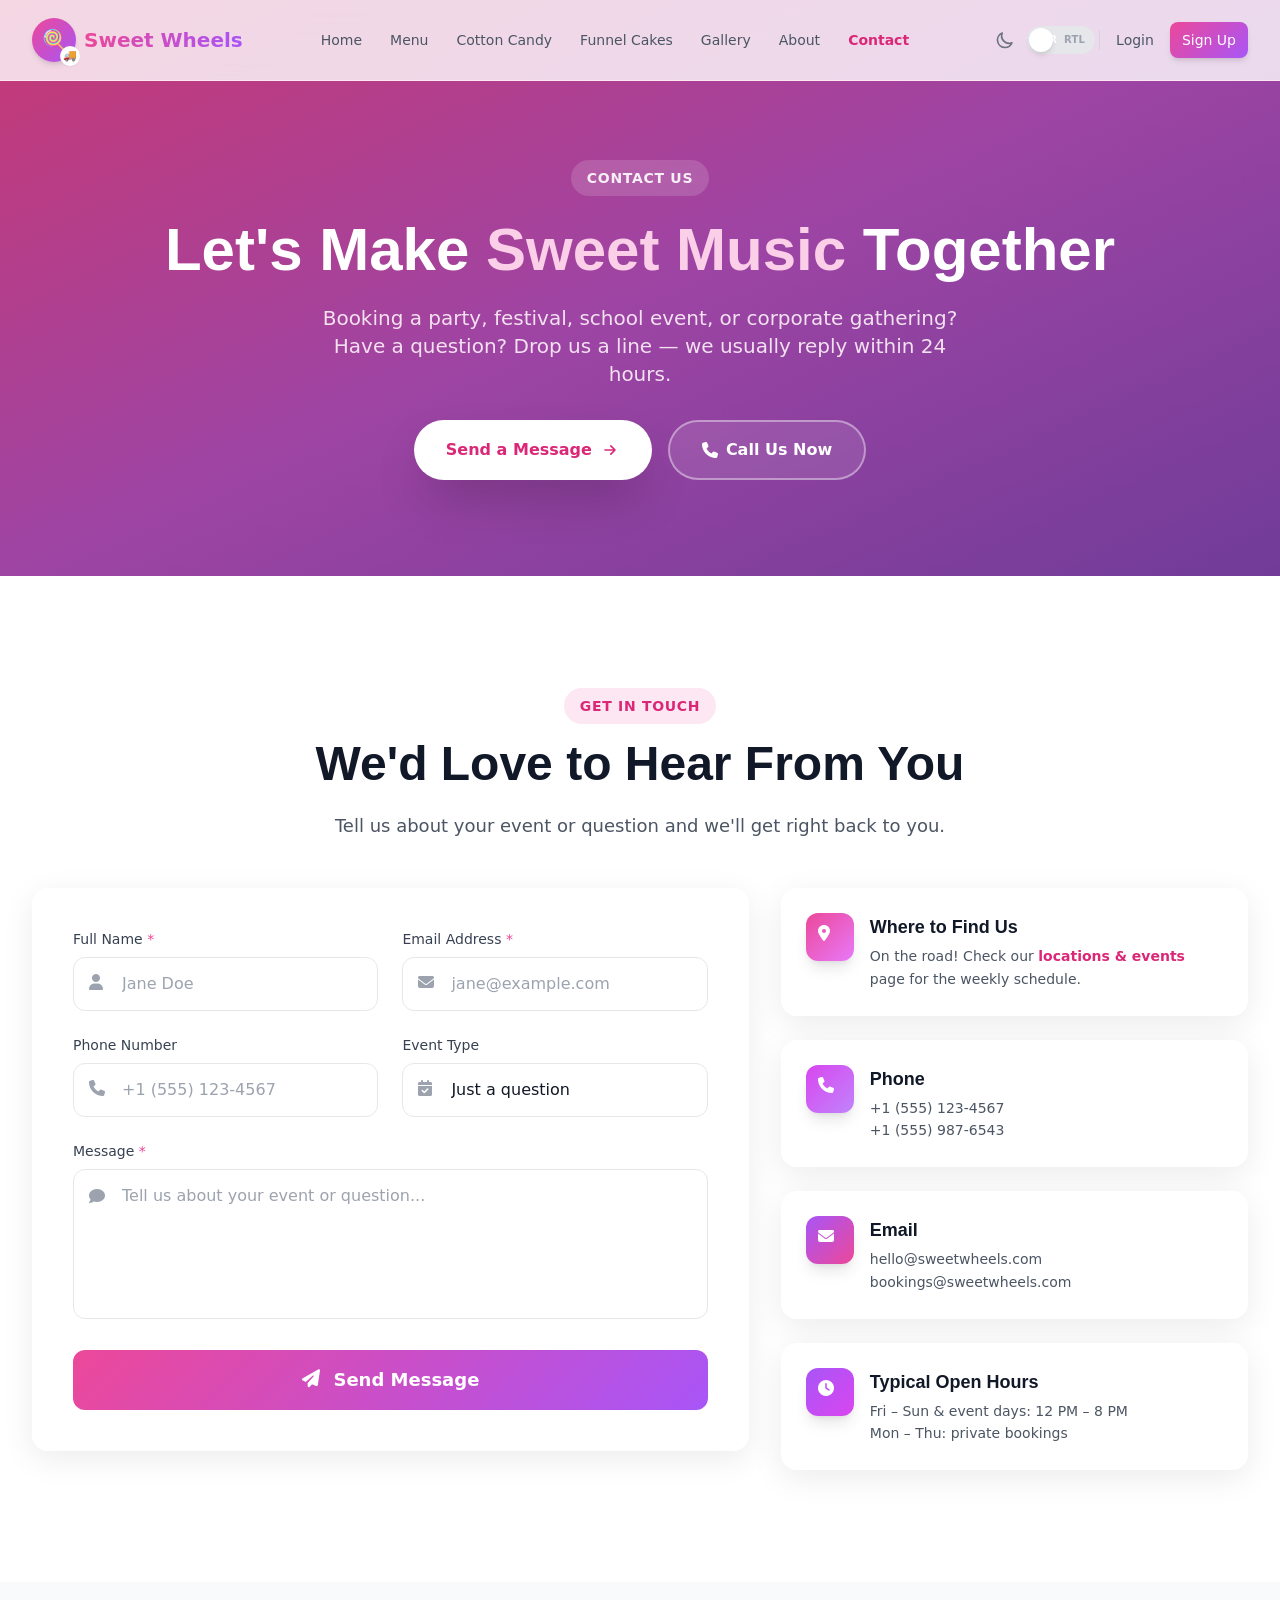
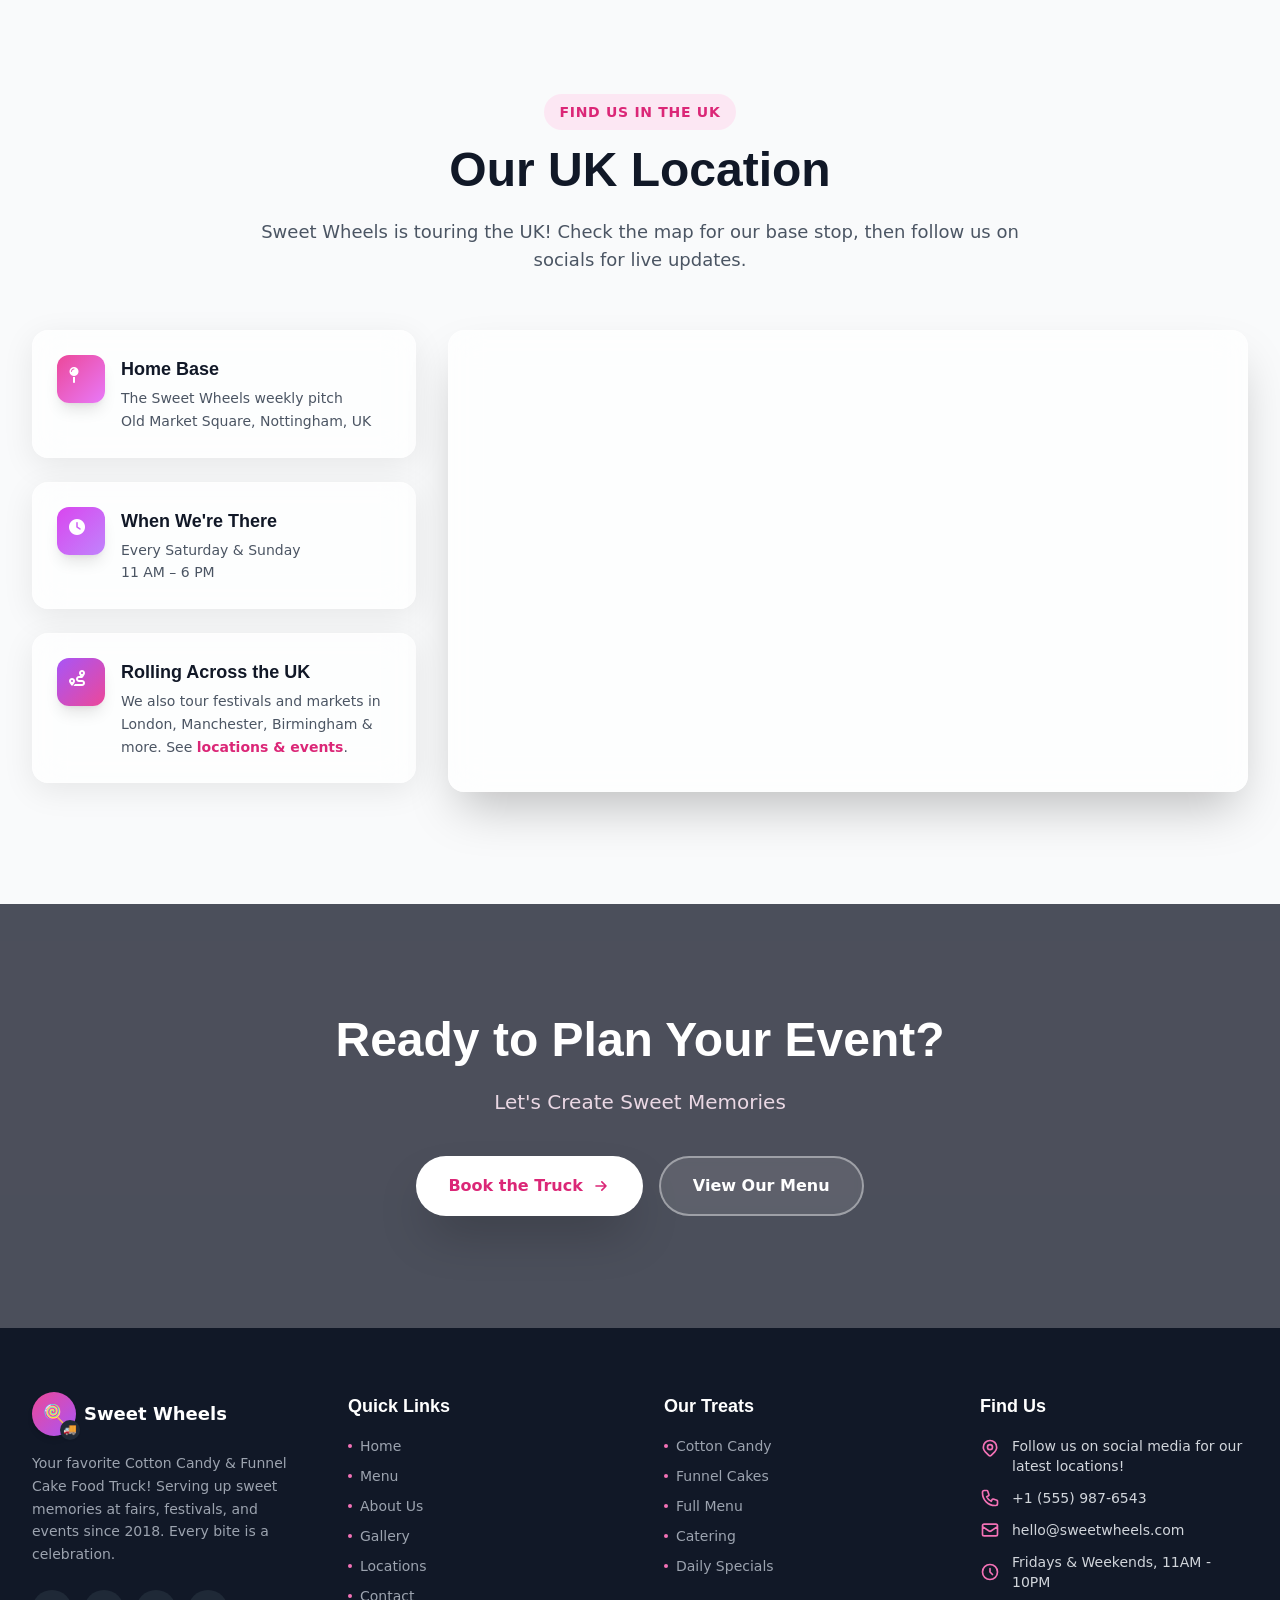
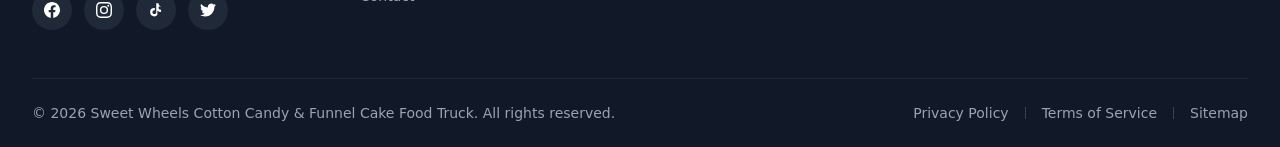
<file: contact.html>
﻿<!DOCTYPE html>
<html lang="en">
<head>
  <meta charset="UTF-8">
  <meta name="viewport" content="width=device-width, initial-scale=1.0">
  <title>Contact Us | Sweet Wheels Food Truck</title>
  <link rel="icon" type="image/png" href="data:image/svg+xml,<svg xmlns=%22http://www.w3.org/2000/svg%22 viewBox=%220 0 100 100%22><text y=%22.9em%22 font-size=%2290%22>%F0%9F%8D%AD</text></svg>">
  <meta name="description" content="Contact Sweet Wheels food truck. Book us for your event, party, or festival, ask about catering, or just say hi.">
  <meta name="keywords" content="contact food truck, book food truck, cotton candy catering, funnel cake catering, event booking">
  <link rel="canonical" href="https://sweetwheels.com/contact.html">
  <script>
    if (localStorage.getItem('darkMode') === 'true') {
      document.documentElement.classList.add('dark');
    }
  </script>
  <script src="tailwindcss.js"></script>
  <script>
    tailwind.config = { darkMode: 'class' };
  </script>
  <link rel="stylesheet" href="assets/fontawesome/css/all.min.css">
  <link href="https://unpkg.com/aos@2.3.1/dist/aos.css" rel="stylesheet">
  <link rel="stylesheet" href="css/styles.css">
  <link rel="stylesheet" href="assets/css/google-fonts.css">
  <style>
    .error-message {
      color: #ef4444;
      font-size: 0.75rem;
      margin-top: 0.25rem;
      display: none;
    }
    .error-message.visible {
      display: block;
    }
    .form-input.error {
      border-color: #ef4444;
    }
    .form-input.error:focus {
      box-shadow: 0 0 0 3px rgba(239, 68, 68, 0.15);
    }
    .dark .form-input.error:focus {
      box-shadow: 0 0 0 3px rgba(239, 68, 68, 0.25);
    }
  </style>
</head>
<body class="bg-pink-50 dark:bg-gray-900 text-gray-900 dark:text-gray-100 font-sans">

  <div id="navbar"></div>

  <!-- Hero -->
  <section class="relative min-h-[55vh] flex items-center overflow-hidden pt-16 bg-cover bg-center" style="background-image:url('https://allfood.b-cdn.net/funnel-cake-recipe/f2.jpeg');">
    <div class="absolute inset-0 bg-gradient-to-br from-pink-700/85 via-fuchsia-800/80 to-purple-900/85 dark:from-pink-950/90 dark:via-fuchsia-950/85 dark:to-purple-950/90"></div>
    <div class="absolute inset-0 bg-grid opacity-20"></div>
    <div class="relative max-w-7xl mx-auto px-4 sm:px-6 lg:px-8 py-20 md:py-24">
      <div class="text-center" data-aos="fade-up">
        <span class="inline-block px-4 py-2 bg-white/15 backdrop-blur-sm rounded-full text-white/90 text-sm font-bold uppercase tracking-wider mb-6">Contact Us</span>
        <h1 class="text-4xl sm:text-5xl md:text-6xl font-bold text-white leading-tight mb-6">
          Let's Make <span class="text-pink-200">Sweet Music</span> Together
        </h1>
        <p class="text-lg sm:text-xl text-pink-50/90 mb-8 max-w-2xl mx-auto leading-relaxed">
          Booking a party, festival, school event, or corporate gathering? Have a question? Drop us a line — we usually reply within 24 hours.
        </p>
        <div class="flex flex-wrap justify-center gap-4">
          <a href="#contact-form" class="inline-flex items-center px-8 py-4 bg-white text-pink-600 font-bold rounded-full shadow-2xl hover:-translate-y-1 transition-all duration-300">
            Send a Message
            <svg class="w-5 h-5 ml-2 rtl:mr-2 rtl:ml-0" fill="none" stroke="currentColor" viewBox="0 0 24 24"><path stroke-linecap="round" stroke-linejoin="round" stroke-width="2" d="M13 7l5 5m0 0l-5 5m5-5H6"/></svg>
          </a>
          <a href="tel:+15551234567" class="inline-flex items-center px-8 py-4 bg-white/10 backdrop-blur-sm text-white border-2 border-white/40 font-bold rounded-full hover:bg-white/20 transition-all duration-300">
            <i class="fas fa-phone mr-2 rtl:ml-2 rtl:mr-0"></i> Call Us Now
          </a>
        </div>
      </div>
    </div>
  </section>

  <!-- Contact Form + Info -->
  <section id="contact-form" class="py-20 lg:py-28 bg-white dark:bg-gray-800/50">
    <div class="max-w-7xl mx-auto px-4 sm:px-6 lg:px-8">
      <div class="text-center max-w-3xl mx-auto mb-12" data-aos="fade-up">
        <span class="inline-block px-4 py-2 bg-pink-100 dark:bg-pink-900/40 text-pink-600 dark:text-pink-300 rounded-full text-sm font-bold uppercase tracking-wider mb-4">Get In Touch</span>
        <h2 class="text-3xl sm:text-4xl lg:text-5xl font-bold text-gray-900 dark:text-white mb-6">We'd Love to Hear From You</h2>
        <p class="text-gray-600 dark:text-gray-400 text-lg">Tell us about your event or question and we'll get right back to you.</p>
      </div>
      <div class="grid lg:grid-cols-5 gap-8 items-start">
        <div class="lg:col-span-3" data-aos="fade-right">
          <div class="glass-card rounded-2xl p-8 md:p-10">
            <form id="contactForm" novalidate>
              <div class="grid sm:grid-cols-2 gap-6 mb-6">
                <div>
                  <label for="name" class="block text-sm font-medium text-gray-700 dark:text-gray-300 mb-2">Full Name <span class="text-pink-500">*</span></label>
                  <div class="relative">
                    <div class="absolute inset-y-0 left-0 pl-4 rtl:right-0 rtl:pr-4 rtl:left-auto flex items-center pointer-events-none text-gray-400">
                      <i class="fas fa-user w-5 h-5"></i>
                    </div>
                    <input type="text" id="name" name="name" placeholder="Jane Doe"
                      class="form-input w-full pl-12 pr-4 rtl:pr-12 rtl:pl-4 py-3.5 bg-white dark:bg-gray-800 border border-gray-200 dark:border-gray-700 rounded-xl text-gray-900 dark:text-white placeholder-gray-400 dark:placeholder-gray-500 focus:border-pink-500 focus:ring-2 focus:ring-pink-200 dark:focus:ring-pink-800 transition-all duration-200">
                  </div>
                  <div class="error-message" id="nameError">Please enter your full name.</div>
                </div>
                <div>
                  <label for="email" class="block text-sm font-medium text-gray-700 dark:text-gray-300 mb-2">Email Address <span class="text-pink-500">*</span></label>
                  <div class="relative">
                    <div class="absolute inset-y-0 left-0 pl-4 rtl:right-0 rtl:pr-4 rtl:left-auto flex items-center pointer-events-none text-gray-400">
                      <i class="fas fa-envelope w-5 h-5"></i>
                    </div>
                    <input type="email" id="email" name="email" placeholder="jane@example.com"
                      class="form-input w-full pl-12 pr-4 rtl:pr-12 rtl:pl-4 py-3.5 bg-white dark:bg-gray-800 border border-gray-200 dark:border-gray-700 rounded-xl text-gray-900 dark:text-white placeholder-gray-400 dark:placeholder-gray-500 focus:border-pink-500 focus:ring-2 focus:ring-pink-200 dark:focus:ring-pink-800 transition-all duration-200">
                  </div>
                  <div class="error-message" id="emailError">Please enter a valid email address.</div>
                </div>
              </div>
              <div class="grid sm:grid-cols-2 gap-6 mb-6">
                <div>
                  <label for="phone" class="block text-sm font-medium text-gray-700 dark:text-gray-300 mb-2">Phone Number</label>
                  <div class="relative">
                    <div class="absolute inset-y-0 left-0 pl-4 rtl:right-0 rtl:pr-4 rtl:left-auto flex items-center pointer-events-none text-gray-400">
                      <i class="fas fa-phone w-5 h-5"></i>
                    </div>
                    <input type="tel" id="phone" name="phone" placeholder="+1 (555) 123-4567"
                      class="form-input w-full pl-12 pr-4 rtl:pr-12 rtl:pl-4 py-3.5 bg-white dark:bg-gray-800 border border-gray-200 dark:border-gray-700 rounded-xl text-gray-900 dark:text-white placeholder-gray-400 dark:placeholder-gray-500 focus:border-pink-500 focus:ring-2 focus:ring-pink-200 dark:focus:ring-pink-800 transition-all duration-200">
                  </div>
                  <div class="error-message" id="phoneError">Please enter a valid phone number.</div>
                </div>
                <div>
                  <label for="eventType" class="block text-sm font-medium text-gray-700 dark:text-gray-300 mb-2">Event Type</label>
                  <div class="relative">
                    <div class="absolute inset-y-0 left-0 pl-4 rtl:right-0 rtl:pr-4 rtl:left-auto flex items-center pointer-events-none text-gray-400">
                      <i class="fas fa-calendar-check w-5 h-5"></i>
                    </div>
                    <select id="eventType" name="eventType"
                      class="form-input w-full pl-12 pr-4 rtl:pr-12 rtl:pl-4 py-3.5 bg-white dark:bg-gray-800 border border-gray-200 dark:border-gray-700 rounded-xl text-gray-900 dark:text-white focus:border-pink-500 focus:ring-2 focus:ring-pink-200 dark:focus:ring-pink-800 transition-all duration-200 appearance-none">
                      <option value="">Just a question</option>
                      <option value="birthday">Birthday Party</option>
                      <option value="wedding">Wedding / Reception</option>
                      <option value="school">School Event</option>
                      <option value="festival">Festival / Fair</option>
                      <option value="corporate">Corporate Event</option>
                      <option value="other">Other Event</option>
                    </select>
                  </div>
                </div>
              </div>
              <div class="mb-6">
                <label for="message" class="block text-sm font-medium text-gray-700 dark:text-gray-300 mb-2">Message <span class="text-pink-500">*</span></label>
                <div class="relative">
                  <div class="absolute top-4 left-4 rtl:right-4 rtl:left-auto pointer-events-none text-gray-400">
                    <i class="fas fa-comment w-5 h-5"></i>
                  </div>
                  <textarea id="message" name="message" rows="5" placeholder="Tell us about your event or question..."
                    class="form-input w-full pl-12 pr-4 rtl:pr-12 rtl:pl-4 py-3.5 bg-white dark:bg-gray-800 border border-gray-200 dark:border-gray-700 rounded-xl text-gray-900 dark:text-white placeholder-gray-400 dark:placeholder-gray-500 focus:border-pink-500 focus:ring-2 focus:ring-pink-200 dark:focus:ring-pink-800 transition-all duration-200 resize-none"></textarea>
                </div>
                <div class="error-message" id="messageError">Please enter your message.</div>
              </div>
              <button type="submit" id="submitBtn" class="btn-primary w-full px-8 py-4 text-white font-bold rounded-xl text-lg flex items-center justify-center gap-3">
                <i class="fas fa-paper-plane w-5 h-5"></i>
                Send Message
              </button>
            </form>
          </div>
        </div>

        <!-- Side Info -->
        <div class="lg:col-span-2 space-y-6" data-aos="fade-left">
          <div class="glass-card rounded-2xl p-6 card-hover">
            <div class="flex items-start gap-4">
              <div class="w-12 h-12 bg-gradient-to-br from-pink-500 to-fuchsia-400 rounded-xl flex items-center justify-center shrink-0 shadow-lg">
                <i class="fas fa-map-marker-alt w-6 h-6 text-white"></i>
              </div>
              <div>
                <h3 class="text-lg font-bold text-gray-900 dark:text-white mb-1">Where to Find Us</h3>
                <p class="text-gray-600 dark:text-gray-400 text-sm leading-relaxed">
                  On the road! Check our <a href="locations.html" class="text-pink-600 dark:text-pink-400 font-semibold hover:underline">locations &amp; events</a><br>
                  page for the weekly schedule.
                </p>
              </div>
            </div>
          </div>
          <div class="glass-card rounded-2xl p-6 card-hover">
            <div class="flex items-start gap-4">
              <div class="w-12 h-12 bg-gradient-to-br from-fuchsia-500 to-purple-400 rounded-xl flex items-center justify-center shrink-0 shadow-lg">
                <i class="fas fa-phone w-6 h-6 text-white"></i>
              </div>
              <div>
                <h3 class="text-lg font-bold text-gray-900 dark:text-white mb-1">Phone</h3>
                <p class="text-gray-600 dark:text-gray-400 text-sm leading-relaxed">
                  <a href="tel:+15551234567" class="hover:text-pink-500 transition-colors">+1 (555) 123-4567</a><br>
                  <a href="tel:+15559876543" class="hover:text-pink-500 transition-colors">+1 (555) 987-6543</a>
                </p>
              </div>
            </div>
          </div>
          <div class="glass-card rounded-2xl p-6 card-hover">
            <div class="flex items-start gap-4">
              <div class="w-12 h-12 bg-gradient-to-br from-purple-500 to-pink-500 rounded-xl flex items-center justify-center shrink-0 shadow-lg">
                <i class="fas fa-envelope w-6 h-6 text-white"></i>
              </div>
              <div>
                <h3 class="text-lg font-bold text-gray-900 dark:text-white mb-1">Email</h3>
                <p class="text-gray-600 dark:text-gray-400 text-sm leading-relaxed">
                  <a href="mailto:hello@sweetwheels.com" class="hover:text-pink-500 transition-colors">hello@sweetwheels.com</a><br>
                  <a href="mailto:bookings@sweetwheels.com" class="hover:text-pink-500 transition-colors">bookings@sweetwheels.com</a>
                </p>
              </div>
            </div>
          </div>
          <div class="glass-card rounded-2xl p-6 card-hover">
            <div class="flex items-start gap-4">
              <div class="w-12 h-12 bg-gradient-to-br from-purple-500 to-fuchsia-500 rounded-xl flex items-center justify-center shrink-0 shadow-lg">
                <i class="fas fa-clock w-6 h-6 text-white"></i>
              </div>
              <div>
                <h3 class="text-lg font-bold text-gray-900 dark:text-white mb-1">Typical Open Hours</h3>
                <p class="text-gray-600 dark:text-gray-400 text-sm leading-relaxed">
                  Fri – Sun &amp; event days: 12 PM – 8 PM<br>
                  Mon – Thu: private bookings
                </p>
              </div>
            </div>
          </div>
        </div>
      </div>
    </div>
  </section>

  <!-- UK Location / Map -->
  <section class="py-20 lg:py-28 bg-gray-50 dark:bg-gray-900" id="location">
    <div class="max-w-7xl mx-auto px-4 sm:px-6 lg:px-8">
      <div class="text-center max-w-3xl mx-auto mb-14" data-aos="fade-up">
        <span class="inline-block px-4 py-2 bg-pink-100 dark:bg-pink-900/40 text-pink-600 dark:text-pink-300 rounded-full text-sm font-bold uppercase tracking-wider mb-4">Find Us in the UK</span>
        <h2 class="text-3xl sm:text-4xl lg:text-5xl font-bold text-gray-900 dark:text-white mb-6">Our UK Location</h2>
        <p class="text-gray-600 dark:text-gray-400 text-lg">Sweet Wheels is touring the UK! Check the map for our base stop, then follow us on socials for live updates.</p>
      </div>
      <div class="grid lg:grid-cols-3 gap-8 items-stretch" data-aos="fade-up">
        <div class="lg:col-span-1 space-y-6">
          <div class="glass-card rounded-2xl p-6 card-hover">
            <div class="flex items-start gap-4">
              <div class="w-12 h-12 bg-gradient-to-br from-pink-500 to-fuchsia-400 rounded-xl flex items-center justify-center shrink-0 shadow-lg">
                <i class="fas fa-map-pin w-6 h-6 text-white"></i>
              </div>
              <div>
                <h3 class="text-lg font-bold text-gray-900 dark:text-white mb-1">Home Base</h3>
                <p class="text-gray-600 dark:text-gray-400 text-sm leading-relaxed">
                  The Sweet Wheels weekly pitch<br>
                  Old Market Square, Nottingham, UK
                </p>
              </div>
            </div>
          </div>
          <div class="glass-card rounded-2xl p-6 card-hover">
            <div class="flex items-start gap-4">
              <div class="w-12 h-12 bg-gradient-to-br from-fuchsia-500 to-purple-400 rounded-xl flex items-center justify-center shrink-0 shadow-lg">
                <i class="fas fa-clock w-6 h-6 text-white"></i>
              </div>
              <div>
                <h3 class="text-lg font-bold text-gray-900 dark:text-white mb-1">When We're There</h3>
                <p class="text-gray-600 dark:text-gray-400 text-sm leading-relaxed">
                  Every Saturday &amp; Sunday<br>
                  11 AM – 6 PM
                </p>
              </div>
            </div>
          </div>
          <div class="glass-card rounded-2xl p-6 card-hover">
            <div class="flex items-start gap-4">
              <div class="w-12 h-12 bg-gradient-to-br from-purple-500 to-pink-500 rounded-xl flex items-center justify-center shrink-0 shadow-lg">
                <i class="fas fa-route w-6 h-6 text-white"></i>
              </div>
              <div>
                <h3 class="text-lg font-bold text-gray-900 dark:text-white mb-1">Rolling Across the UK</h3>
                <p class="text-gray-600 dark:text-gray-400 text-sm leading-relaxed">
                  We also tour festivals and markets in London, Manchester, Birmingham &amp; more. See <a href="locations.html" class="text-pink-600 dark:text-pink-400 font-semibold hover:underline">locations &amp; events</a>.
                </p>
              </div>
            </div>
          </div>
        </div>
        <div class="lg:col-span-2 glass-card rounded-2xl overflow-hidden shadow-2xl">
          <iframe
            src="https://www.google.com/maps?q=Old%20Market%20Square%2C%20Nottingham%2C%20UK&t=&z=15&ie=UTF8&iwloc=&output=embed"
            class="w-full h-[460px] border-0"
            allowfullscreen
            loading="lazy"
            referrerpolicy="no-referrer-when-downgrade"
            title="Sweet Wheels UK location map"></iframe>
        </div>
      </div>
    </div>
  </section>

  <!-- CTA -->
  <section class="py-20 lg:py-28 relative overflow-hidden bg-cover bg-center" style="background-image:url('https://foodtruckpro.fr/wp-content/uploads/2025/04/burgers-1024x766.webp');">
    <div class="absolute inset-0 bg-gray-900/75"></div>
    <div class="relative max-w-4xl mx-auto px-4 sm:px-6 lg:px-8 text-center" data-aos="fade-up">
      <h2 class="text-3xl sm:text-4xl lg:text-5xl font-bold text-white mb-6">Ready to Plan Your Event?</h2>
      <p class="text-xl text-pink-100/90 mb-10 max-w-2xl mx-auto">Let's Create Sweet Memories</p>
      <div class="flex flex-wrap justify-center gap-4">
        <a href="contact.html#contact-form" class="inline-flex items-center px-8 py-4 bg-white text-pink-600 font-bold rounded-full shadow-2xl hover:-translate-y-1 transition-all duration-300">
          Book the Truck
          <svg class="w-5 h-5 ml-2 rtl:mr-2 rtl:ml-0" fill="none" stroke="currentColor" viewBox="0 0 24 24"><path stroke-linecap="round" stroke-linejoin="round" stroke-width="2" d="M13 7l5 5m0 0l-5 5m5-5H6"/></svg>
        </a>
        <a href="menu.html" class="inline-flex items-center px-8 py-4 bg-white/10 backdrop-blur-sm text-white border-2 border-white/40 font-bold rounded-full hover:bg-white/20 transition-all duration-300">
          View Our Menu
        </a>
      </div>
    </div>
  </section>

  <div id="footer"></div>

  <script src="https://unpkg.com/aos@2.3.1/dist/aos.js"></script>
  <script>AOS.init();</script>
  <script src="js/darkmode.js" defer></script>
  <script src="js/navbar.js" defer></script>
  <script src="js/footer.js" defer></script>
  <script src="js/main.js" defer></script>
  <script>
    (function () {
      const form = document.getElementById('contactForm');
      if (!form) return;
      const fields = {
        name: { el: document.getElementById('name'), error: document.getElementById('nameError'), valid: v => v.trim().length > 1 },
        email: { el: document.getElementById('email'), error: document.getElementById('emailError'), valid: v => /^[^\s@]+@[^\s@]+\.[^\s@]+$/.test(v.trim()) },
        phone: { el: document.getElementById('phone'), error: document.getElementById('phoneError'), valid: v => v.trim() === '' || /^[+\d][\d\s\-().]{6,}$/.test(v.trim()) },
        message: { el: document.getElementById('message'), error: document.getElementById('messageError'), valid: v => v.trim().length > 5 }
      };
      function validateField(key) {
        const f = fields[key];
        const ok = f.valid(f.el.value);
        f.el.classList.toggle('error', !ok);
        if (f.error) f.error.classList.toggle('visible', !ok);
        return ok;
      }
      form.addEventListener('submit', function (e) {
        e.preventDefault();
        let allOk = true;
        Object.keys(fields).forEach(k => { if (!validateField(k)) allOk = false; });
        if (!allOk) return;
        form.reset();
        Object.keys(fields).forEach(k => fields[k].el.classList.remove('error'));
        if (window.showToast) {
          window.showToast('Message sent! We\'ll get back to you within 24 hours.', 'success');
        } else {
          alert('Thanks! Your message has been sent. We\'ll be in touch soon.');
        }
      });
      Object.keys(fields).forEach(k => {
        fields[k].el.addEventListener('blur', () => validateField(k));
        fields[k].el.addEventListener('input', () => validateField(k));
      });
    })();
  </script>
</body>
</html>
</file>
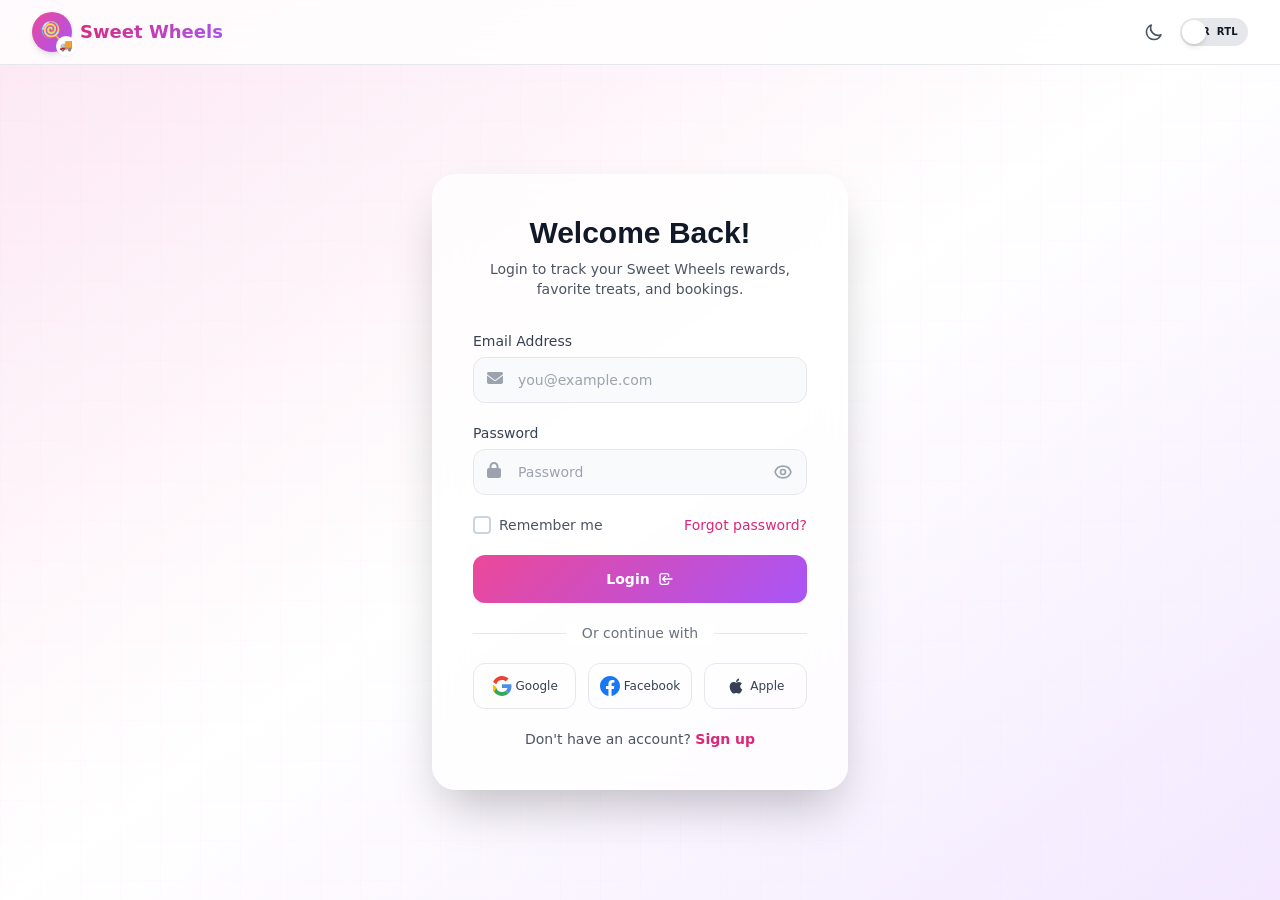
<file: dashboard.html>
<!DOCTYPE html>
<html lang="en">
<head>
  <meta charset="UTF-8">
  <meta name="viewport" content="width=device-width, initial-scale=1.0">
  <title>My Account | Sweet Wheels Rewards</title>
  <link rel="icon" type="image/png" href="data:image/svg+xml,<svg xmlns=%22http://www.w3.org/2000/svg%22 viewBox=%220 0 100 100%22><text y=%22.9em%22 font-size=%2290%22>%F0%9F%8D%AD</text></svg>">
  <meta name="description" content="Your Sweet Wheels rewards dashboard — track sweet points, order history, and saved favorite treats.">
  <meta name="keywords" content="sweet rewards, cotton candy rewards, food truck account, funnel cake rewards">
  <link rel="canonical" href="https://sweetwheels.com/dashboard.html">
  <script>
    if (localStorage.getItem('darkMode') === 'true') {
      document.documentElement.classList.add('dark');
    }
  </script>
  <script src="tailwindcss.js"></script>
  <script>
    tailwind.config = { darkMode: 'class' };
  </script>
  <link rel="stylesheet" href="assets/fontawesome/css/all.min.css">
  <link href="https://unpkg.com/aos@2.3.1/dist/aos.css" rel="stylesheet">
  <link rel="stylesheet" href="css/styles.css">
  <link rel="stylesheet" href="assets/css/google-fonts.css">
</head>
<body class="bg-pink-50 dark:bg-gray-900 text-gray-900 dark:text-gray-100 font-sans">

  <div id="navbar"></div>

  <!-- Hero -->
  <section class="relative min-h-[35vh] flex items-center overflow-hidden pt-16 bg-gradient-to-br from-pink-500 via-fuchsia-500 to-purple-600 dark:from-pink-950 dark:via-fuchsia-950 dark:to-purple-950">
    <div class="absolute inset-0 bg-grid opacity-20"></div>
    <div class="relative max-w-7xl mx-auto px-4 sm:px-6 lg:px-8 py-14 md:py-20">
      <div class="flex flex-wrap items-center justify-between gap-8" data-aos="fade-up">
        <div>
          <span class="inline-flex items-center gap-2 px-4 py-2 bg-white/15 backdrop-blur-sm rounded-full text-white/90 text-sm font-bold uppercase tracking-wider mb-5"><i class="fas fa-gift mr-1 rtl:ml-1 rtl:mr-0"></i>Sweet Rewards</span>
          <h1 id="welcomeMessage" class="text-3xl sm:text-4xl md:text-5xl font-bold text-white leading-tight">Welcome back!</h1>
          <p class="text-pink-50/90 mt-3 max-w-xl">Every cone and cake earns points toward free treats. Here's where your sweetness stands.</p>
        </div>
      </div>
    </div>
  </section>

  <!-- Stats -->
  <section class="py-14 lg:py-16 bg-white dark:bg-gray-800/50">
    <div class="max-w-7xl mx-auto px-4 sm:px-6 lg:px-8">
      <div class="grid grid-cols-2 lg:grid-cols-4 gap-6" data-aos="fade-up">
        <div class="glass-card rounded-2xl p-6 card-hover text-center">
          <div class="w-12 h-12 bg-gradient-to-br from-pink-500 to-fuchsia-400 rounded-xl flex items-center justify-center mx-auto mb-4 shadow-lg"><i class="fas fa-star w-6 h-6 text-white"></i></div>
          <div id="pointsTotal" class="text-3xl font-bold gradient-text">0</div>
          <div class="text-sm text-gray-500 dark:text-gray-400 mt-1">Sweet Points</div>
        </div>
        <div class="glass-card rounded-2xl p-6 card-hover text-center">
          <div class="w-12 h-12 bg-gradient-to-br from-fuchsia-500 to-purple-400 rounded-xl flex items-center justify-center mx-auto mb-4 shadow-lg"><i class="fas fa-candy-cane w-6 h-6 text-white"></i></div>
          <div id="treatsBought" class="text-3xl font-bold gradient-text">0</div>
          <div class="text-sm text-gray-500 dark:text-gray-400 mt-1">Treats Enjoyed</div>
        </div>
        <div class="glass-card rounded-2xl p-6 card-hover text-center">
          <div class="w-12 h-12 bg-gradient-to-br from-purple-500 to-pink-400 rounded-xl flex items-center justify-center mx-auto mb-4 shadow-lg"><i class="fas fa-truck w-6 h-6 text-white"></i></div>
          <div id="tierName" class="text-3xl font-bold gradient-text">Member</div>
          <div class="text-sm text-gray-500 dark:text-gray-400 mt-1">Rewards Tier</div>
        </div>
        <div class="glass-card rounded-2xl p-6 card-hover text-center">
          <div class="w-12 h-12 bg-gradient-to-br from-pink-500 to-purple-400 rounded-xl flex items-center justify-center mx-auto mb-4 shadow-lg"><i class="fas fa-heart w-6 h-6 text-white"></i></div>
          <div id="favoritesCount" class="text-3xl font-bold gradient-text">0</div>
          <div class="text-sm text-gray-500 dark:text-gray-400 mt-1">Favorite Treats</div>
        </div>
      </div>
    </div>
  </section>

  <!-- Rewards progress + Order history -->
  <section class="py-14 lg:py-16 bg-gray-50 dark:bg-gray-900">
    <div class="max-w-7xl mx-auto px-4 sm:px-6 lg:px-8">
      <div class="text-center max-w-3xl mx-auto mb-12" data-aos="fade-up">
        <span class="inline-block px-4 py-2 bg-pink-100 dark:bg-pink-900/40 text-pink-600 dark:text-pink-300 rounded-full text-sm font-bold uppercase tracking-wider mb-4">Rewards</span>
        <h2 class="text-3xl sm:text-4xl font-bold text-gray-900 dark:text-white mb-4">Next Free Cone in Reach!</h2>
        <p class="text-gray-600 dark:text-gray-400">Earn 50 points for a free classic cone. Order history below.</p>
      </div>

      <div class="grid lg:grid-cols-5 gap-8 items-start">
        <div class="lg:col-span-2" data-aos="fade-right">
          <div class="glass-card rounded-2xl p-8">
            <h3 class="text-lg font-bold text-gray-900 dark:text-white mb-6 flex items-center gap-2"><i class="fas fa-chart-simple text-pink-500"></i> Progress to Free Treat</h3>
            <div id="progressBarContainer" class="mb-3">
              <div class="h-4 w-full bg-pink-100 dark:bg-pink-900/40 rounded-full overflow-hidden">
                <div id="progressBarFill" class="h-full rounded-full bg-gradient-to-r from-pink-500 to-fuchsia-500 transition-all duration-700" style="width:0%"></div>
              </div>
            </div>
            <p id="progressText" class="text-sm text-gray-600 dark:text-gray-400 mb-6"></p>
            <a href="menu.html" class="inline-flex items-center px-6 py-3 btn-primary font-bold rounded-full shadow-lg">
              Grab a Treat
              <svg class="w-4 h-4 ml-2 rtl:mr-2 rtl:ml-0" fill="none" stroke="currentColor" viewBox="0 0 24 24"><path stroke-linecap="round" stroke-linejoin="round" stroke-width="2" d="M13 7l5 5m0 0l-5 5m5-5H6"/></svg>
            </a>
          </div>
        </div>

        <div class="lg:col-span-3" data-aos="fade-left">
          <div class="glass-card rounded-2xl p-8">
            <h3 class="text-lg font-bold text-gray-900 dark:text-white mb-6 flex items-center gap-2"><i class="fas fa-clock-rotate-left text-fuchsia-500"></i> Recent Orders</h3>
            <div id="ordersContainer" class="space-y-3"></div>
          </div>
        </div>
      </div>
    </div>
  </section>

  <!-- Saved favorites -->
  <section class="py-14 lg:py-16 bg-white dark:bg-gray-800/50">
    <div class="max-w-7xl mx-auto px-4 sm:px-6 lg:px-8">
      <div class="text-center max-w-3xl mx-auto mb-12" data-aos="fade-up">
        <span class="inline-block px-4 py-2 bg-purple-100 dark:bg-purple-900/40 text-purple-600 dark:text-purple-300 rounded-full text-sm font-bold uppercase tracking-wider mb-4">Favorites</span>
        <h2 class="text-3xl sm:text-4xl font-bold text-gray-900 dark:text-white mb-4">Your Go-To Orders</h2>
        <p class="text-gray-600 dark:text-gray-400">One tap at the truck and your favorite is on the way.</p>
      </div>
      <div id="favoritesContainer" class="grid sm:grid-cols-2 lg:grid-cols-3 gap-6"></div>
    </div>
  </section>

  <!-- Profile card -->
  <section class="py-14 lg:py-16 bg-gray-50 dark:bg-gray-900">
    <div class="max-w-7xl mx-auto px-4 sm:px-6 lg:px-8">
      <div id="profileContainer" class="max-w-md mx-auto"></div>
    </div>
  </section>

  <div id="footer"></div>

  <script src="https://unpkg.com/aos@2.3.1/dist/aos.js"></script>
  <script>AOS.init();</script>
  <script src="js/darkmode.js" defer></script>
  <script src="js/navbar.js" defer></script>
  <script src="js/footer.js" defer></script>
  <script src="js/main.js" defer></script>
  <script src="js/dashboard.js" defer></script>
</body>
</html>
</file>
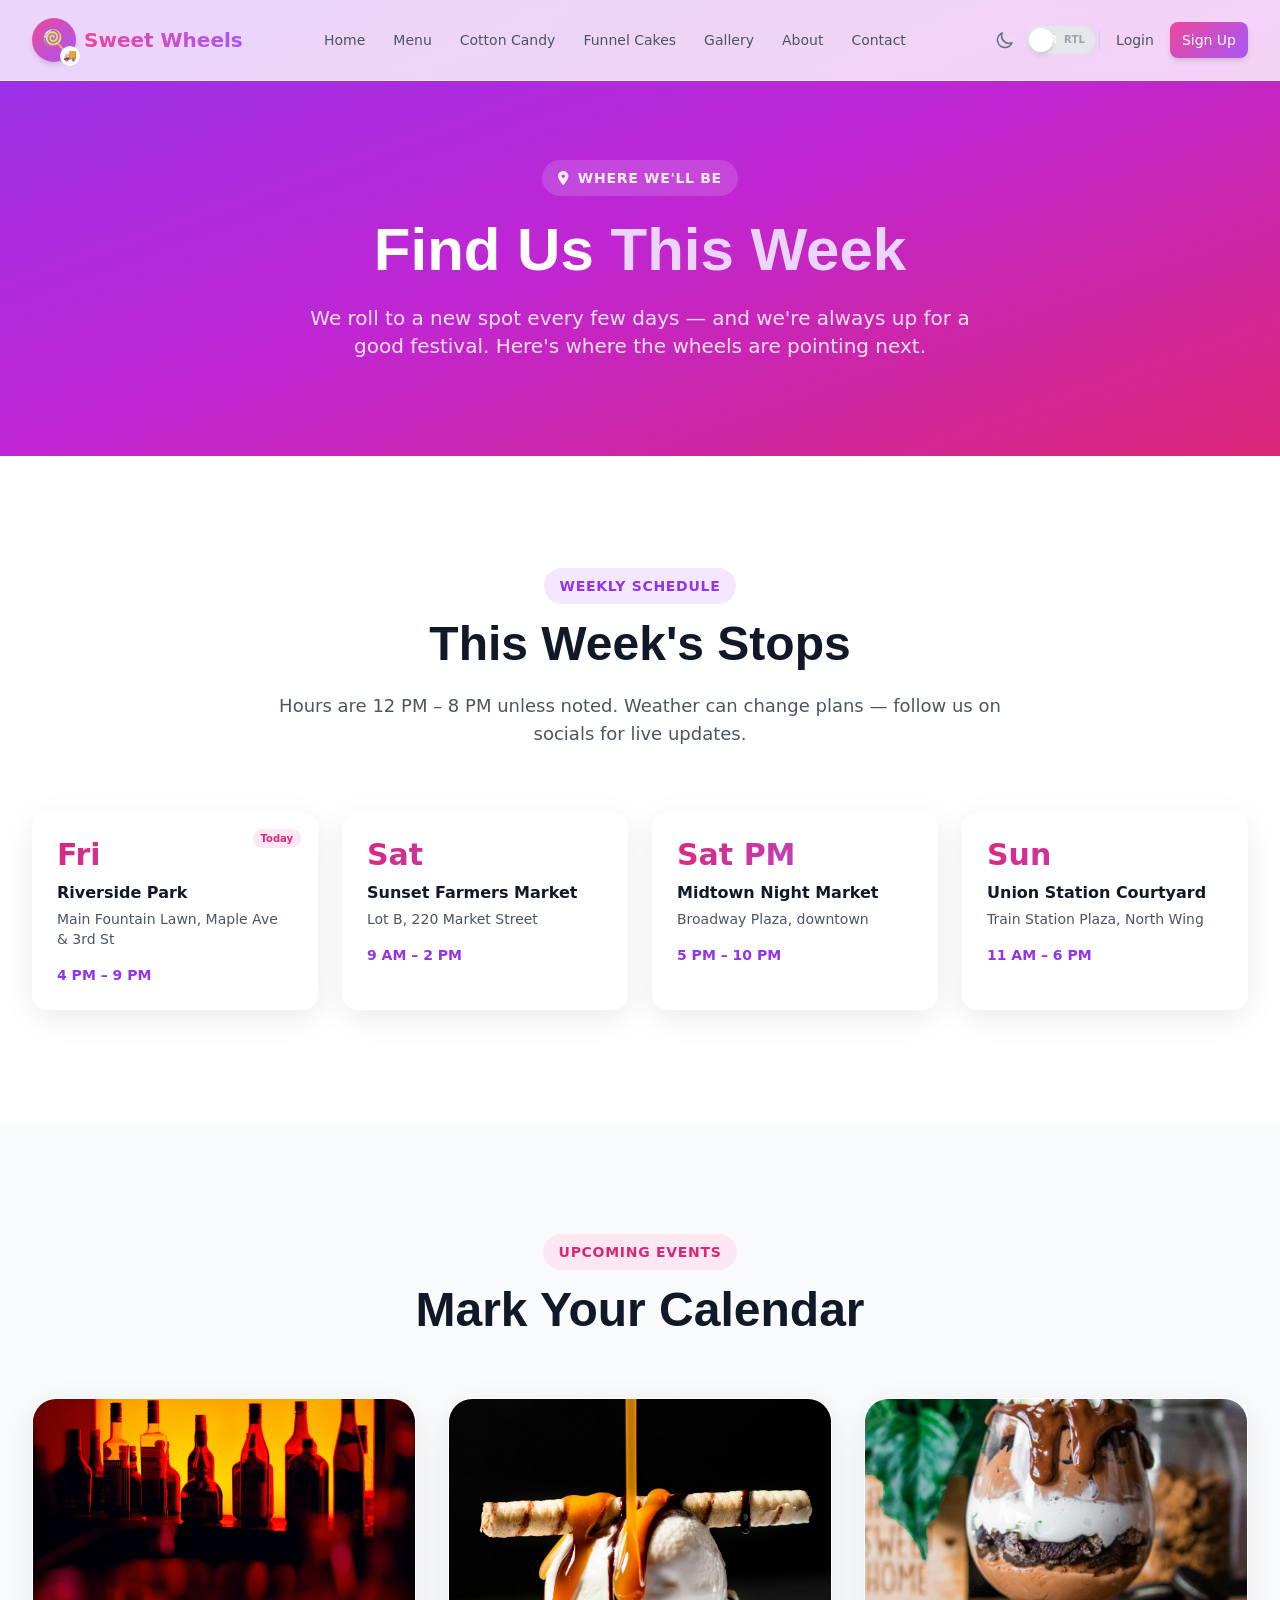
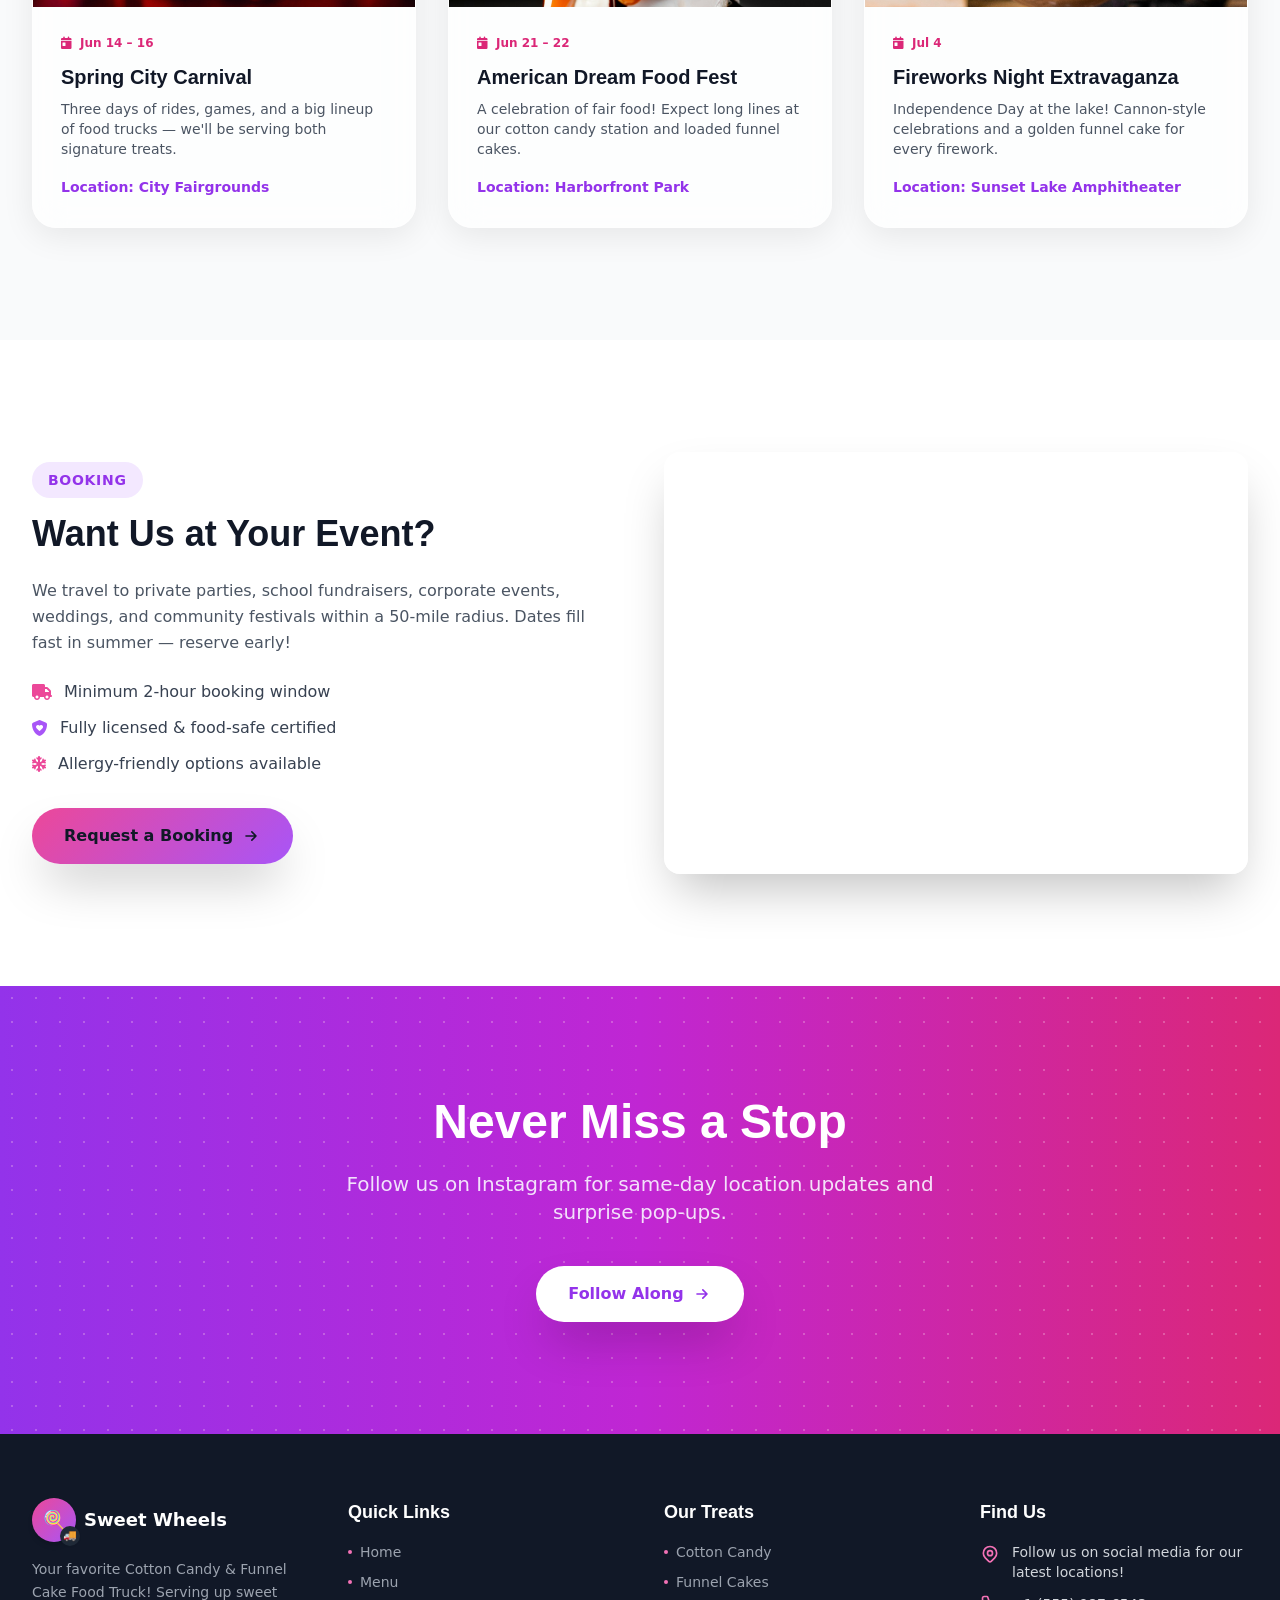
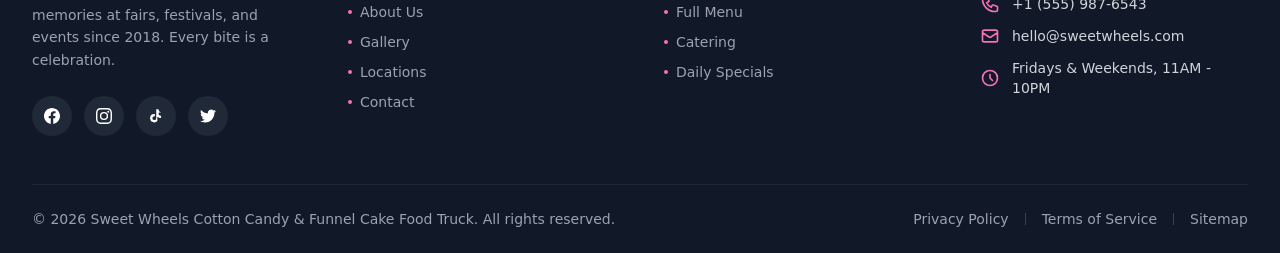
<file: locations.html>
<!DOCTYPE html>
<html lang="en">
<head>
  <meta charset="UTF-8">
  <meta name="viewport" content="width=device-width, initial-scale=1.0">
  <title>Locations &amp; Events | Sweet Wheels Food Truck</title>
  <link rel="icon" type="image/png" href="data:image/svg+xml,<svg xmlns=%22http://www.w3.org/2000/svg%22 viewBox=%220 0 100 100%22><text y=%22.9em%22 font-size=%2290%22>%F0%9F%8D%AD</text></svg>">
  <meta name="description" content="Find Sweet Wheels food truck near you. Weekly schedule, event appearances, festivals, and how to book us for your next gathering.">
  <meta name="keywords" content="food truck locations, food truck schedule, cotton candy near me, funnel cake near me, food truck events">
  <link rel="canonical" href="https://sweetwheels.com/locations.html">
  <script>
    if (localStorage.getItem('darkMode') === 'true') {
      document.documentElement.classList.add('dark');
    }
  </script>
  <script src="tailwindcss.js"></script>
  <script>
    tailwind.config = { darkMode: 'class' };
  </script>
  <link rel="stylesheet" href="assets/fontawesome/css/all.min.css">
  <link href="https://unpkg.com/aos@2.3.1/dist/aos.css" rel="stylesheet">
  <link rel="stylesheet" href="css/styles.css">
  <link rel="stylesheet" href="assets/css/google-fonts.css">
</head>
<body class="bg-purple-50 dark:bg-gray-900 text-gray-900 dark:text-gray-100 font-sans">

  <div id="navbar"></div>

  <!-- Hero -->
  <section class="relative min-h-[50vh] flex items-center overflow-hidden pt-16 bg-gradient-to-br from-purple-600 via-fuchsia-600 to-pink-600 dark:from-purple-950 dark:via-fuchsia-950 dark:to-pink-950">
    <div class="absolute inset-0 bg-grid opacity-20"></div>
    <div class="relative max-w-4xl mx-auto px-4 sm:px-6 lg:px-8 py-16 md:py-24 text-center" data-aos="fade-up">
      <span class="inline-block px-4 py-2 bg-white/15 backdrop-blur-sm rounded-full text-white/90 text-sm font-bold uppercase tracking-wider mb-6"><i class="fas fa-location-dot mr-2 rtl:ml-2 rtl:mr-0"></i>Where We'll Be</span>
      <h1 class="text-4xl sm:text-5xl md:text-6xl font-bold text-white leading-tight mb-6">
        Find Us <span class="text-purple-200">This Week</span>
      </h1>
      <p class="text-lg sm:text-xl text-purple-50/90 max-w-2xl mx-auto leading-relaxed">
        We roll to a new spot every few days — and we're always up for a good festival. Here's where the wheels are pointing next.
      </p>
    </div>
  </section>

  <!-- Schedule -->
  <section class="py-20 lg:py-28 bg-white dark:bg-gray-800/50">
    <div class="max-w-7xl mx-auto px-4 sm:px-6 lg:px-8">
      <div class="text-center max-w-3xl mx-auto mb-16" data-aos="fade-up">
        <span class="inline-block px-4 py-2 bg-purple-100 dark:bg-purple-900/40 text-purple-600 dark:text-purple-300 rounded-full text-sm font-bold uppercase tracking-wider mb-4">Weekly Schedule</span>
        <h2 class="text-3xl sm:text-4xl lg:text-5xl font-bold text-gray-900 dark:text-white mb-6">This Week's Stops</h2>
        <p class="text-gray-600 dark:text-gray-400 text-lg">Hours are 12 PM – 8 PM unless noted. Weather can change plans — follow us on socials for live updates.</p>
      </div>

      <div class="grid grid-cols-1 md:grid-cols-2 lg:grid-cols-4 gap-6" data-aos="fade-up">
        <div class="glass-card rounded-2xl p-6 card-hover relative overflow-hidden">
          <span class="absolute top-4 right-4 text-[10px] font-bold bg-pink-100 dark:bg-pink-900/40 text-pink-600 dark:text-pink-300 px-2 py-0.5 rounded-full">Today</span>
          <div class="text-3xl font-bold gradient-text mb-2">Fri</div>
          <div class="font-bold text-gray-900 dark:text-white mb-1">Riverside Park</div>
          <p class="text-sm text-gray-600 dark:text-gray-400 mb-4">Main Fountain Lawn, Maple Ave &amp; 3rd St</p>
          <div class="text-sm font-bold text-purple-600 dark:text-purple-400">4 PM – 9 PM</div>
        </div>
        <div class="glass-card rounded-2xl p-6 card-hover">
          <div class="text-3xl font-bold gradient-text mb-2">Sat</div>
          <div class="font-bold text-gray-900 dark:text-white mb-1">Sunset Farmers Market</div>
          <p class="text-sm text-gray-600 dark:text-gray-400 mb-4">Lot B, 220 Market Street</p>
          <div class="text-sm font-bold text-purple-600 dark:text-purple-400">9 AM – 2 PM</div>
        </div>
        <div class="glass-card rounded-2xl p-6 card-hover">
          <div class="text-3xl font-bold gradient-text mb-2">Sat PM</div>
          <div class="font-bold text-gray-900 dark:text-white mb-1">Midtown Night Market</div>
          <p class="text-sm text-gray-600 dark:text-gray-400 mb-4">Broadway Plaza, downtown</p>
          <div class="text-sm font-bold text-purple-600 dark:text-purple-400">5 PM – 10 PM</div>
        </div>
        <div class="glass-card rounded-2xl p-6 card-hover">
          <div class="text-3xl font-bold gradient-text mb-2">Sun</div>
          <div class="font-bold text-gray-900 dark:text-white mb-1">Union Station Courtyard</div>
          <p class="text-sm text-gray-600 dark:text-gray-400 mb-4">Train Station Plaza, North Wing</p>
          <div class="text-sm font-bold text-purple-600 dark:text-purple-400">11 AM – 6 PM</div>
        </div>
      </div>
    </div>
  </section>

  <!-- Upcoming Events -->
  <section class="py-20 lg:py-28 bg-gray-50 dark:bg-gray-900">
    <div class="max-w-7xl mx-auto px-4 sm:px-6 lg:px-8">
      <div class="text-center max-w-3xl mx-auto mb-16" data-aos="fade-up">
        <span class="inline-block px-4 py-2 bg-pink-100 dark:bg-pink-900/40 text-pink-600 dark:text-pink-300 rounded-full text-sm font-bold uppercase tracking-wider mb-4">Upcoming Events</span>
        <h2 class="text-3xl sm:text-4xl lg:text-5xl font-bold text-gray-900 dark:text-white mb-6">Mark Your Calendar</h2>
      </div>
      <div class="grid grid-cols-1 sm:grid-cols-2 lg:grid-cols-3 gap-8" data-aos="fade-up">
        <article class="glass-card rounded-3xl overflow-hidden card-hover">
          <div class="h-52 overflow-hidden">
            <img src="assets/images/carnival.jpg" alt="City festival with carnival lights" class="w-full h-full object-cover">
          </div>
          <div class="p-7">
            <div class="flex items-center gap-2 text-xs font-bold text-pink-600 dark:text-pink-400 mb-3"><i class="fas fa-calendar-day"></i> Jun 14 – 16</div>
            <h3 class="text-xl font-bold text-gray-900 dark:text-white mb-2">Spring City Carnival</h3>
            <p class="text-sm text-gray-600 dark:text-gray-400 mb-4">Three days of rides, games, and a big lineup of food trucks — we'll be serving both signature treats.</p>
            <span class="text-sm font-bold text-purple-600 dark:text-purple-400">Location: City Fairgrounds</span>
          </div>
        </article>
        <article class="glass-card rounded-3xl overflow-hidden card-hover">
          <div class="h-52 overflow-hidden">
            <img src="assets/images/cotton-candy.jpg" alt="Cotton candy spun at the fair" class="w-full h-full object-cover">
          </div>
          <div class="p-7">
            <div class="flex items-center gap-2 text-xs font-bold text-pink-600 dark:text-pink-400 mb-3"><i class="fas fa-calendar-day"></i> Jun 21 – 22</div>
            <h3 class="text-xl font-bold text-gray-900 dark:text-white mb-2">American Dream Food Fest</h3>
            <p class="text-sm text-gray-600 dark:text-gray-400 mb-4">A celebration of fair food! Expect long lines at our cotton candy station and loaded funnel cakes.</p>
            <span class="text-sm font-bold text-purple-600 dark:text-purple-400">Location: Harborfront Park</span>
          </div>
        </article>
        <article class="glass-card rounded-3xl overflow-hidden card-hover">
          <div class="h-52 overflow-hidden">
            <img src="assets/images/funnel-cake.jpg" alt="Funnel cake being dusted with sugar" class="w-full h-full object-cover">
          </div>
          <div class="p-7">
            <div class="flex items-center gap-2 text-xs font-bold text-pink-600 dark:text-pink-400 mb-3"><i class="fas fa-calendar-day"></i> Jul 4</div>
            <h3 class="text-xl font-bold text-gray-900 dark:text-white mb-2">Fireworks Night Extravaganza</h3>
            <p class="text-sm text-gray-600 dark:text-gray-400 mb-4">Independence Day at the lake! Cannon-style celebrations and a golden funnel cake for every firework.</p>
            <span class="text-sm font-bold text-purple-600 dark:text-purple-400">Location: Sunset Lake Amphitheater</span>
          </div>
        </article>
      </div>
    </div>
  </section>

  <!-- Booking / Map -->
  <section class="py-20 lg:py-28 bg-white dark:bg-gray-800/50">
    <div class="max-w-7xl mx-auto px-4 sm:px-6 lg:px-8">
      <div class="grid lg:grid-cols-2 gap-12 items-center">
        <div data-aos="fade-right">
          <span class="inline-block px-4 py-2 bg-purple-100 dark:bg-purple-900/40 text-purple-600 dark:text-purple-300 rounded-full text-sm font-bold uppercase tracking-wider mb-4">Booking</span>
          <h2 class="text-3xl sm:text-4xl font-bold text-gray-900 dark:text-white mb-6">Want Us at Your Event?</h2>
          <p class="text-gray-600 dark:text-gray-400 leading-relaxed mb-6">We travel to private parties, school fundraisers, corporate events, weddings, and community festivals within a 50-mile radius. Dates fill fast in summer — reserve early!</p>
          <ul class="space-y-3 mb-8">
            <li class="flex items-center gap-3 text-gray-700 dark:text-gray-300"><i class="fas fa-truck text-pink-500"></i> Minimum 2-hour booking window</li>
            <li class="flex items-center gap-3 text-gray-700 dark:text-gray-300"><i class="fas fa-shield-heart text-purple-500"></i> Fully licensed &amp; food-safe certified</li>
            <li class="flex items-center gap-3 text-gray-700 dark:text-gray-300"><i class="fas fa-snowflake text-pink-500"></i> Allergy-friendly options available</li>
          </ul>
          <a href="contact.html" class="inline-flex items-center px-8 py-4 btn-primary font-bold rounded-full shadow-2xl">
            Request a Booking
            <svg class="w-5 h-5 ml-2 rtl:mr-2 rtl:ml-0" fill="none" stroke="currentColor" viewBox="0 0 24 24"><path stroke-linecap="round" stroke-linejoin="round" stroke-width="2" d="M13 7l5 5m0 0l-5 5m5-5H6"/></svg>
          </a>
        </div>
        <div class="glass-card rounded-2xl overflow-hidden shadow-2xl" data-aos="fade-left">
          <iframe src="https://www.google.com/maps/embed?pb=!1m18!1m12!1m3!1d3024.2219901290355!2d-74.00369368400567!3d40.71364557933193!2m3!1f0!2f0!3f0!3m2!1i1024!2i768!4f13.1!3m3!1m2!1s0x89c25a3166a7c6f5%3A0xf9393b496d71e7b6!2sNew%20York%20City%2C%20NY!5e0!3m2!1sen!2sus!4v1" class="w-full h-[420px] border-0" allowfullscreen loading="lazy" referrerpolicy="no-referrer-when-downgrade" title="Our service area map"></iframe>
        </div>
      </div>
    </div>
  </section>

  <!-- CTA -->
  <section class="py-20 lg:py-28 relative overflow-hidden">
    <div class="absolute inset-0 bg-gradient-to-r from-purple-600 via-fuchsia-600 to-pink-600"></div>
    <div class="absolute inset-0 bg-dots opacity-30"></div>
    <div class="relative max-w-4xl mx-auto px-4 sm:px-6 lg:px-8 text-center" data-aos="fade-up">
      <h2 class="text-3xl sm:text-4xl lg:text-5xl font-bold text-white mb-6">Never Miss a Stop</h2>
      <p class="text-xl text-purple-50/90 mb-10 max-w-2xl mx-auto">Follow us on Instagram for same-day location updates and surprise pop-ups.</p>
      <a href="contact.html" class="inline-flex items-center px-8 py-4 bg-white text-purple-600 font-bold rounded-full shadow-2xl hover:-translate-y-1 transition-all duration-300">
        Follow Along
        <svg class="w-5 h-5 ml-2 rtl:mr-2 rtl:ml-0" fill="none" stroke="currentColor" viewBox="0 0 24 24"><path stroke-linecap="round" stroke-linejoin="round" stroke-width="2" d="M13 7l5 5m0 0l-5 5m5-5H6"/></svg>
      </a>
    </div>
  </section>

  <div id="footer"></div>

  <script src="https://unpkg.com/aos@2.3.1/dist/aos.js"></script>
  <script>AOS.init();</script>
  <script src="js/darkmode.js" defer></script>
  <script src="js/navbar.js" defer></script>
  <script src="js/footer.js" defer></script>
  <script src="js/main.js" defer></script>
</body>
</html>
</file>
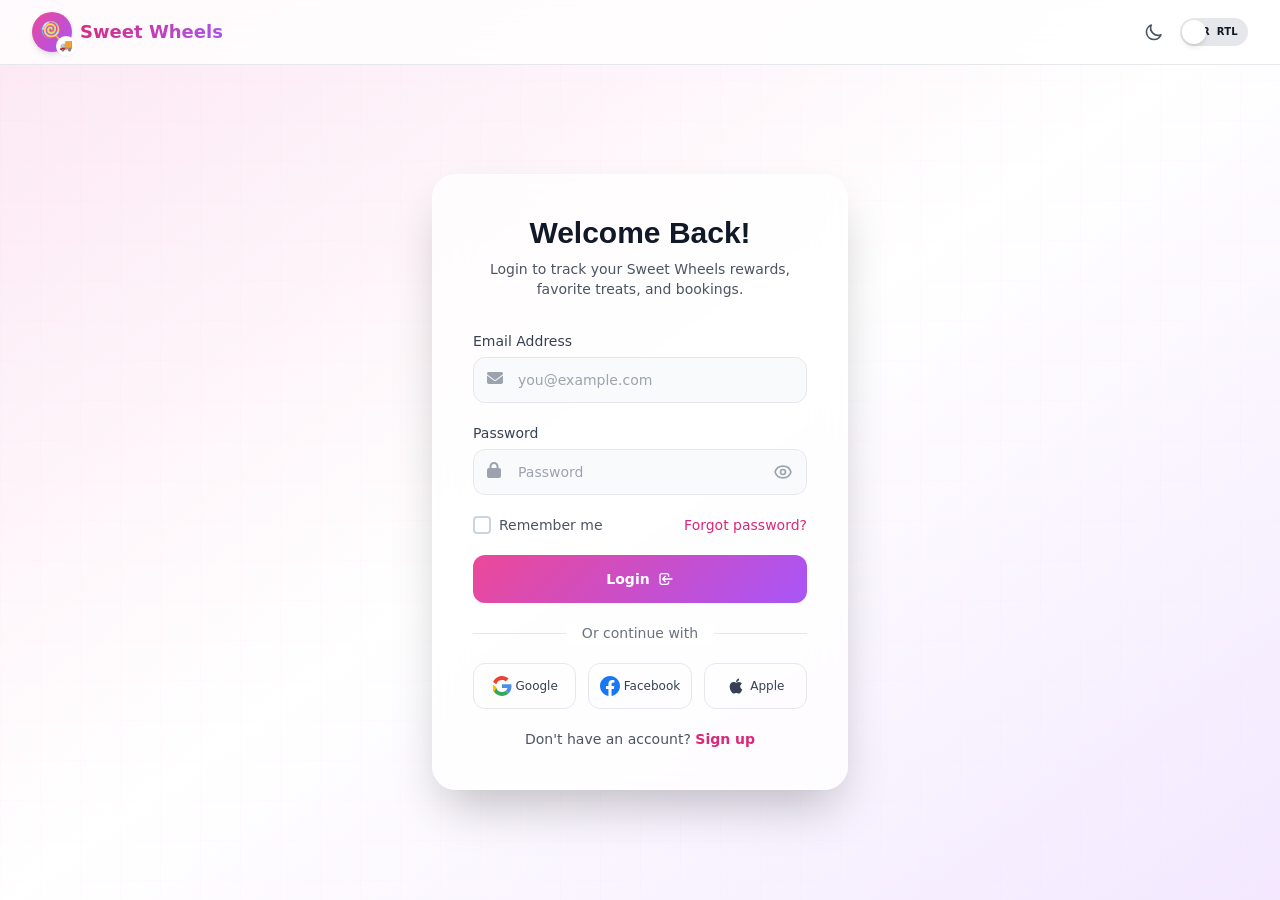
<file: login.html>
﻿<!DOCTYPE html>
<html lang="en">
<head>
  <meta charset="UTF-8">
  <meta name="viewport" content="width=device-width, initial-scale=1.0">
  <title>Login | Sweet Wheels Food Truck</title>
  <link rel="icon" type="image/png" href="data:image/svg+xml,<svg xmlns=%22http://www.w3.org/2000/svg%22 viewBox=%220 0 100 100%22><text y=%22.9em%22 font-size=%2290%22>%F0%9F%8D%AD</text></svg>">
  <meta name="description" content="Login to your Sweet Wheels rewards account to track your sweet points, favorite flavors, and event bookings.">
  <link rel="canonical" href="https://sweetwheels.com/login.html">
  <script>
    if (localStorage.getItem('darkMode') === 'true') {
      document.documentElement.classList.add('dark');
    }
  </script>
  <script src="tailwindcss.js"></script>
  <script>
    tailwind.config = { darkMode: 'class' };
  </script>
  <link rel="stylesheet" href="assets/fontawesome/css/all.min.css">
  <link href="https://unpkg.com/aos@2.3.1/dist/aos.css" rel="stylesheet">
  <link rel="stylesheet" href="css/styles.css">
  <link rel="stylesheet" href="assets/css/google-fonts.css">
</head>
<body class="bg-pink-50 dark:bg-gray-900 text-gray-900 dark:text-gray-100 font-sans min-h-screen">

  <!-- Simple Navbar -->
  <nav class="fixed top-0 left-0 w-full z-50 bg-white/80 dark:bg-gray-900/80 backdrop-blur-lg border-b border-gray-200 dark:border-gray-700">
    <div class="max-w-7xl mx-auto px-4 sm:px-6 lg:px-8">
      <div class="flex items-center justify-between h-16">
        <a href="index.html" class="flex items-center space-x-2 rtl:space-x-reverse">
          <div class="relative w-10 h-10 bg-gradient-to-br from-pink-500 to-purple-500 rounded-full flex items-center justify-center shadow-md">
            <span class="text-xl leading-none" aria-hidden="true">&#127853;</span>
            <span class="absolute -bottom-1 -right-1 w-5 h-5 bg-white dark:bg-gray-800 rounded-full flex items-center justify-center text-[11px] shadow-sm" aria-hidden="true">&#128666;</span>
          </div>
          <span class="text-lg font-bold gradient-text">Sweet Wheels</span>
        </a>
        <div class="flex items-center gap-2">
          <button id="darkModeToggle" class="p-2 rounded-lg text-gray-600 dark:text-gray-300 hover:bg-gray-100 dark:hover:bg-gray-700 transition-all" title="Toggle Dark Mode">
            <svg class="w-5 h-5 dark:hidden" fill="none" stroke="currentColor" viewBox="0 0 24 24"><path stroke-linecap="round" stroke-linejoin="round" stroke-width="2" d="M20.354 15.354A9 9 0 018.646 3.646 9.003 9.003 0 0012 21a9.003 9.003 0 008.354-5.646z"/></svg>
            <svg class="w-5 h-5 hidden dark:block" fill="none" stroke="currentColor" viewBox="0 0 24 24"><path stroke-linecap="round" stroke-linejoin="round" stroke-width="2" d="M12 3v1m0 16v1m9-9h-1M4 12H3m15.364 6.364l-.707-.707M6.343 6.343l-.707-.707m12.728 0l-.707.707M6.343 17.657l-.707.707M16 12a4 4 0 11-8 0 4 4 0 018 0z"/></svg>
          </button>
          <button id="ltrToggle" class="relative w-[68px] h-7 rounded-full transition-all duration-300 focus-visible:outline-2 focus-visible:outline-pink-500" aria-label="Switch to RTL" title="Switch to RTL">
            <span class="absolute inset-0 rounded-full bg-gray-200 dark:bg-gray-700"></span>
            <span id="ltrToggleTrack" class="absolute inset-0 rounded-full bg-gradient-to-r from-pink-500 to-purple-500 opacity-0 transition-opacity duration-300"></span>
            <span class="relative flex items-center justify-between px-2.5 h-full text-[10px] font-bold uppercase leading-none tracking-wide">
              <span id="ltrToggleLtr" class="transition-colors duration-300">LTR</span>
              <span id="ltrToggleRtl" class="transition-colors duration-300">RTL</span>
            </span>
            <span id="ltrToggleKnob" class="absolute top-0.5 left-0.5 w-6 h-6 bg-white dark:bg-gray-200 rounded-full shadow-md transition-transform duration-300"></span>
          </button>
        </div>
      </div>
    </div>
  </nav>

  <!-- Login Section -->
  <section class="min-h-screen flex items-center justify-center relative overflow-hidden pt-16">
    <div class="absolute inset-0 bg-gradient-to-br from-pink-100 via-white to-purple-100 dark:from-gray-900 dark:via-gray-800 dark:to-gray-900"></div>
    <div class="absolute inset-0 bg-grid opacity-30 dark:opacity-10"></div>

    <div class="relative w-full max-w-md mx-auto px-4 py-8" data-aos="fade-up" data-aos-duration="800">
      <div class="glass-card rounded-3xl p-8 sm:p-10 shadow-2xl">

        <div class="text-center mb-8">
          <h1 class="text-2xl sm:text-3xl font-bold text-gray-900 dark:text-white mb-2">Welcome Back!</h1>
          <p class="text-gray-600 dark:text-gray-400 text-sm">Login to track your Sweet Wheels rewards, favorite treats, and bookings.</p>
        </div>

        <form id="loginForm" class="space-y-5" novalidate>
          <div>
            <label for="email" class="block text-sm font-medium text-gray-700 dark:text-gray-300 mb-1.5">Email Address</label>
            <div class="relative">
              <i class="fas fa-envelope w-5 h-5 text-gray-400 absolute left-3.5 top-1/2 -translate-y-1/2"></i>
              <input type="email" id="email" name="email" placeholder="you@example.com" class="form-input w-full pl-11 pr-4 py-3 bg-gray-50 dark:bg-gray-800 border border-gray-200 dark:border-gray-700 rounded-xl text-sm focus:border-pink-500 dark:focus:border-pink-400 transition-all">
            </div>
            <p class="text-pink-600 dark:text-pink-400 text-xs mt-1 hidden" id="emailError">Please enter a valid email address</p>
          </div>

          <div>
            <label for="password" class="block text-sm font-medium text-gray-700 dark:text-gray-300 mb-1.5">Password</label>
            <div class="relative">
              <i class="fas fa-lock w-5 h-5 text-gray-400 absolute left-3.5 top-1/2 -translate-y-1/2"></i>
              <input type="password" id="password" name="password" placeholder="Password" class="form-input w-full pl-11 pr-12 py-3 bg-gray-50 dark:bg-gray-800 border border-gray-200 dark:border-gray-700 rounded-xl text-sm focus:border-pink-500 dark:focus:border-pink-400 transition-all">
              <button type="button" id="togglePassword" class="absolute right-3.5 top-1/2 -translate-y-1/2 text-gray-400 hover:text-gray-600 dark:hover:text-gray-300">
                <svg class="w-5 h-5" fill="none" stroke="currentColor" viewBox="0 0 24 24"><path stroke-linecap="round" stroke-linejoin="round" stroke-width="2" d="M15 12a3 3 0 11-6 0 3 3 0 016 0z"/><path stroke-linecap="round" stroke-linejoin="round" stroke-width="2" d="M2.458 12C3.732 7.943 7.523 5 12 5c4.478 0 8.268 2.943 9.542 7-1.274 4.057-5.064 7-9.542 7-4.477 0-8.268-2.943-9.542-7z"/></svg>
              </button>
            </div>
            <p class="text-pink-600 dark:text-pink-400 text-xs mt-1 hidden" id="passwordError">Password must be at least 6 characters</p>
          </div>

          <div class="flex items-center justify-between">
            <label class="flex items-center gap-2 cursor-pointer">
              <input type="checkbox" id="remember" class="custom-checkbox">
              <span class="text-sm text-gray-600 dark:text-gray-400">Remember me</span>
            </label>
            <a href="#" class="text-sm text-pink-600 dark:text-pink-400 hover:underline">Forgot password?</a>
          </div>

          <button type="submit" class="btn-primary w-full py-3.5 rounded-xl text-white font-semibold text-sm flex items-center justify-center gap-2" id="loginBtn">
            <span>Login</span>
            <svg class="w-4 h-4" fill="none" stroke="currentColor" viewBox="0 0 24 24"><path stroke-linecap="round" stroke-linejoin="round" stroke-width="2" d="M11 16l-4-4m0 0l4-4m-4 4h14m-5 4v1a3 3 0 01-3 3H6a3 3 0 01-3-3V7a3 3 0 013-3h7a3 3 0 013 3v1"/></svg>
          </button>

          <div class="relative my-6">
            <div class="absolute inset-0 flex items-center"><div class="w-full border-t border-gray-200 dark:border-gray-700"></div></div>
            <div class="relative flex justify-center"><span class="bg-white dark:bg-gray-800 px-4 text-sm text-gray-500 dark:text-gray-400">Or continue with</span></div>
          </div>

          <div class="grid grid-cols-3 gap-3">
            <button type="button" class="flex items-center justify-center gap-1 px-2 py-3 border border-gray-200 dark:border-gray-700 rounded-xl text-sm font-medium text-gray-700 dark:text-gray-300 hover:bg-gray-50 dark:hover:bg-gray-800 transition-all">
              <svg class="w-5 h-5" viewBox="0 0 24 24"><path fill="#EA4335" d="M5.266 9.765A7.077 7.077 0 0112 4.909c1.69 0 3.218.6 4.418 1.582L19.91 3C17.782 1.145 15.054 0 12 0 7.27 0 3.198 2.932 1.333 7.108l3.933 2.657z"/><path fill="#34A853" d="M16.04 18.013c-1.09.703-2.474 1.078-4.04 1.078a7.077 7.077 0 01-6.723-4.823l-3.933 2.657A11.965 11.965 0 0012 24c2.933 0 5.735-1.043 7.834-3l-3.794-2.987z"/><path fill="#4A90E2" d="M19.834 21c2.195-2.048 3.62-5.096 3.62-9 0-.71-.109-1.473-.272-2.182H12v4.637h6.436a5.5 5.5 0 01-2.396 3.558l3.794 2.987z"/><path fill="#FBBC05" d="M5.266 14.765a7.08 7.08 0 01-.01-1.53l-3.933-2.657c-.204.676-.323 1.388-.323 2.127 0 2.125.663 4.095 1.813 5.784l2.453-3.724z"/></svg>
              <span class="text-xs">Google</span>
            </button>
            <button type="button" class="flex items-center justify-center gap-1 px-2 py-3 border border-gray-200 dark:border-gray-700 rounded-xl text-sm font-medium text-gray-700 dark:text-gray-300 hover:bg-gray-50 dark:hover:bg-gray-800 transition-all">
              <svg class="w-5 h-5" fill="#1877F2" viewBox="0 0 24 24"><path d="M24 12.073c0-6.627-5.373-12-12-12s-12 5.373-12 12c0 5.99 4.388 10.954 10.125 11.854v-8.385H7.078v-3.47h3.047V9.43c0-3.007 1.792-4.669 4.533-4.669 1.312 0 2.686.235 2.686.235v2.953H15.83c-1.491 0-1.956.925-1.956 1.874v2.25h3.328l-.532 3.47h-2.796v8.385C19.612 23.027 24 18.062 24 12.073z"/></svg>
              <span class="text-xs">Facebook</span>
            </button>
            <button type="button" class="flex items-center justify-center gap-1 px-2 py-3 border border-gray-200 dark:border-gray-700 rounded-xl text-sm font-medium text-gray-700 dark:text-gray-300 hover:bg-gray-50 dark:hover:bg-gray-800 transition-all">
              <svg class="w-5 h-5" viewBox="0 0 24 24" fill="currentColor"><path d="M17.05 20.28c-.98.95-2.05.8-3.08.35-1.09-.46-2.09-.48-3.24 0-1.44.62-2.2.44-3.06-.35C2.79 15.25 3.51 7.59 9.05 7.31c1.35.07 2.29.74 3.08.8 1.18-.24 2.31-.93 3.57-.84 1.51.12 2.65.72 3.4 1.8-3.12 1.87-2.38 5.98.48 7.13-.57 1.5-1.31 2.99-2.54 4.09zM12.03 7.25c-.15-2.23 1.66-4.07 3.74-4.25.29 2.58-2.34 4.5-3.74 4.25z"/></svg>
              <span class="text-xs">Apple</span>
            </button>
          </div>

          <p class="text-center text-sm text-gray-600 dark:text-gray-400">
            Don't have an account? <a href="signup.html" class="text-pink-600 dark:text-pink-400 font-semibold hover:underline">Sign up</a>
          </p>
        </form>
      </div>
    </div>
  </section>

  <script src="https://unpkg.com/aos@2.3.1/dist/aos.js"></script>
  <script>AOS.init();</script>
  <script src="js/darkmode.js"></script>
  <script src="js/login.js"></script>
</body>
</html>
</file>
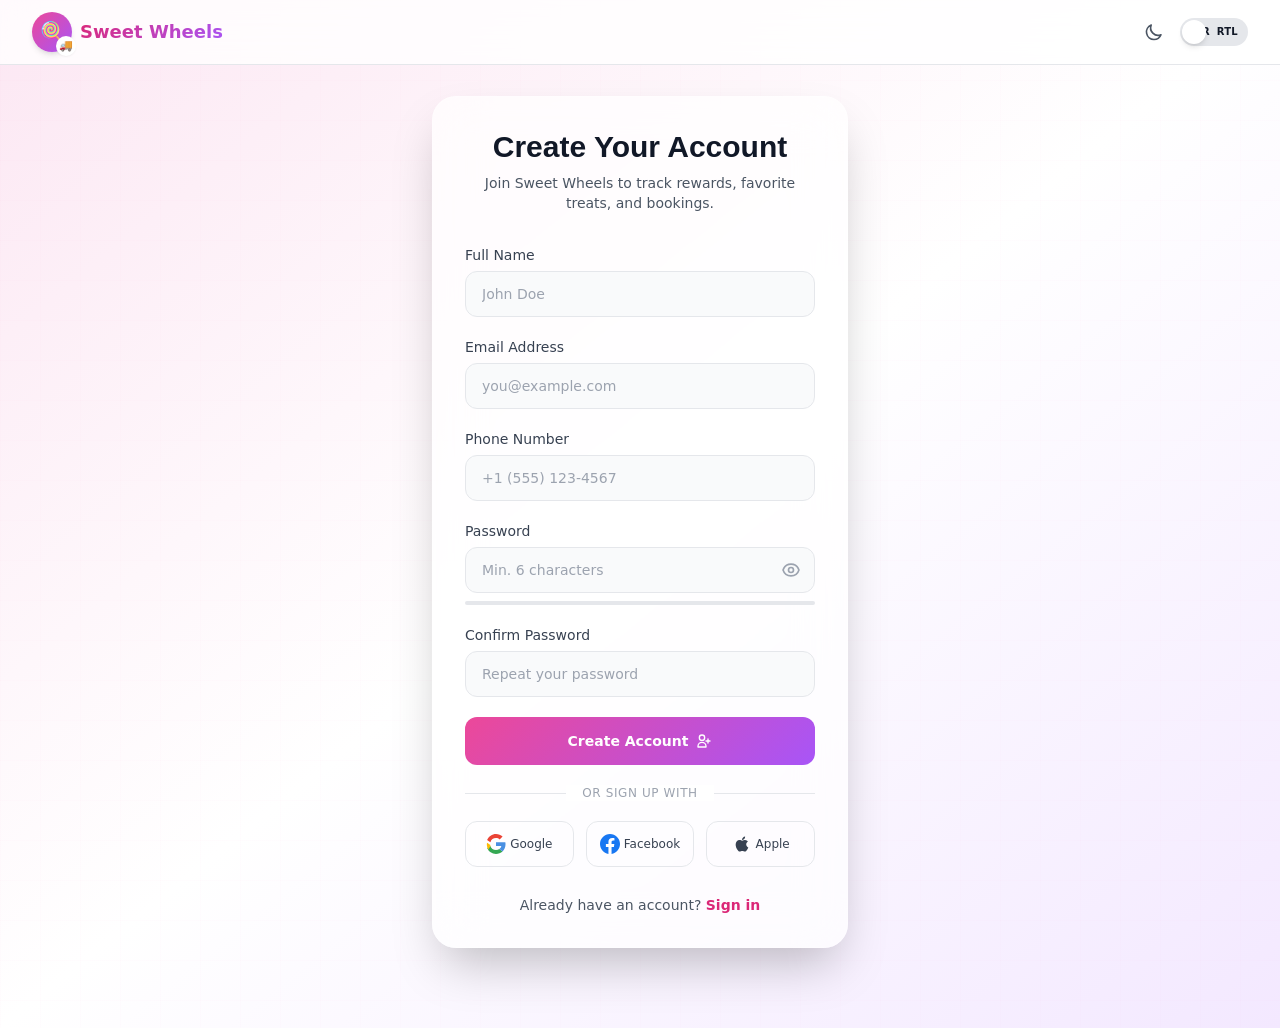
<file: signup.html>
﻿<!DOCTYPE html>
<html lang="en">
<head>
  <meta charset="UTF-8">
  <meta name="viewport" content="width=device-width, initial-scale=1.0">
  <title>Sign Up | Sweet Wheels Food Truck</title>
  <link rel="icon" type="image/png" href="data:image/svg+xml,<svg xmlns=%22http://www.w3.org/2000/svg%22 viewBox=%220 0 100 100%22><text y=%22.9em%22 font-size=%2290%22>%F0%9F%8D%AD</text></svg>">
  <meta name="description" content="Create your free Sweet Wheels rewards account to earn sweet points, unlock free treats, and get event invites.">
  <link rel="canonical" href="https://sweetwheels.com/signup.html">
  <script>
    if (localStorage.getItem('darkMode') === 'true') {
      document.documentElement.classList.add('dark');
    }
  </script>
  <script src="tailwindcss.js"></script>
  <script>
    tailwind.config = { darkMode: 'class' };
  </script>
  <link rel="stylesheet" href="assets/fontawesome/css/all.min.css">
  <link href="https://unpkg.com/aos@2.3.1/dist/aos.css" rel="stylesheet">
  <link rel="stylesheet" href="css/styles.css">
  <link rel="stylesheet" href="assets/css/google-fonts.css">
</head>
<body class="bg-pink-50 dark:bg-gray-900 text-gray-900 dark:text-gray-100 font-sans min-h-screen">

  <!-- Simple Navbar -->
  <nav class="fixed top-0 left-0 w-full z-50 bg-white/80 dark:bg-gray-900/80 backdrop-blur-lg border-b border-gray-200 dark:border-gray-700">
    <div class="max-w-7xl mx-auto px-4 sm:px-6 lg:px-8">
      <div class="flex items-center justify-between h-16">
        <a href="index.html" class="flex items-center space-x-2 rtl:space-x-reverse">
          <div class="relative w-10 h-10 bg-gradient-to-br from-pink-500 to-purple-500 rounded-full flex items-center justify-center shadow-md">
            <span class="text-xl leading-none" aria-hidden="true">&#127853;</span>
            <span class="absolute -bottom-1 -right-1 w-5 h-5 bg-white dark:bg-gray-800 rounded-full flex items-center justify-center text-[11px] shadow-sm" aria-hidden="true">&#128666;</span>
          </div>
          <span class="text-lg font-bold gradient-text">Sweet Wheels</span>
        </a>
        <div class="flex items-center gap-2">
          <button id="darkModeToggle" class="p-2 rounded-lg text-gray-600 dark:text-gray-300 hover:bg-gray-100 dark:hover:bg-gray-700 transition-all" title="Toggle Dark Mode">
            <svg class="w-5 h-5 dark:hidden" fill="none" stroke="currentColor" viewBox="0 0 24 24"><path stroke-linecap="round" stroke-linejoin="round" stroke-width="2" d="M20.354 15.354A9 9 0 018.646 3.646 9.003 9.003 0 0012 21a9.003 9.003 0 008.354-5.646z"/></svg>
            <svg class="w-5 h-5 hidden dark:block" fill="none" stroke="currentColor" viewBox="0 0 24 24"><path stroke-linecap="round" stroke-linejoin="round" stroke-width="2" d="M12 3v1m0 16v1m9-9h-1M4 12H3m15.364 6.364l-.707-.707M6.343 6.343l-.707-.707m12.728 0l-.707.707M6.343 17.657l-.707.707M16 12a4 4 0 11-8 0 4 4 0 018 0z"/></svg>
          </button>
          <button id="ltrToggle" class="relative w-[68px] h-7 rounded-full transition-all duration-300 focus-visible:outline-2 focus-visible:outline-pink-500" aria-label="Switch to RTL" title="Switch to RTL">
            <span class="absolute inset-0 rounded-full bg-gray-200 dark:bg-gray-700"></span>
            <span id="ltrToggleTrack" class="absolute inset-0 rounded-full bg-gradient-to-r from-pink-500 to-purple-500 opacity-0 transition-opacity duration-300"></span>
            <span class="relative flex items-center justify-between px-2.5 h-full text-[10px] font-bold uppercase leading-none tracking-wide">
              <span id="ltrToggleLtr" class="transition-colors duration-300">LTR</span>
              <span id="ltrToggleRtl" class="transition-colors duration-300">RTL</span>
            </span>
            <span id="ltrToggleKnob" class="absolute top-0.5 left-0.5 w-6 h-6 bg-white dark:bg-gray-200 rounded-full shadow-md transition-transform duration-300"></span>
          </button>
        </div>
      </div>
    </div>
  </nav>

  <!-- Signup Section -->
<section class="min-h-screen flex items-center justify-center relative overflow-hidden pt-16 py-12 bg-gradient-to-br from-pink-100 via-white to-purple-100 dark:from-gray-900 dark:via-gray-800 dark:to-gray-900">
  <div class="absolute inset-0 bg-grid opacity-30 dark:opacity-10"></div>

  <div class="relative w-full max-w-md mx-auto px-4 py-8" data-aos="fade-up" data-aos-duration="800">
    <div class="glass-card bg-white/70 dark:bg-gray-800/80 backdrop-blur-xl rounded-3xl p-6 sm:p-8 shadow-2xl border border-white/20 dark:border-gray-700/30">

      <!-- Header -->
        <div class="text-center mb-8">
          <h1 class="text-2xl sm:text-3xl font-bold text-gray-900 dark:text-white mb-2">Create Your Account</h1>
          <p class="text-gray-600 dark:text-gray-400 text-sm">Join Sweet Wheels to track rewards, favorite treats, and bookings.</p>
        </div>

      <!-- Signup Form -->
      <form id="signupForm" class="space-y-5" novalidate>

        <div>
          <label for="fullName" class="block text-sm font-medium text-gray-700 dark:text-gray-300 mb-1.5">Full Name</label>
          <input type="text" id="fullName" placeholder="John Doe" class="w-full px-4 py-3 bg-gray-50 dark:bg-gray-700/50 border border-gray-200 dark:border-gray-700 rounded-xl text-sm focus:outline-none focus:ring-2 focus:ring-pink-500/20 focus:border-pink-500 dark:focus:border-pink-400 transition-all text-gray-900 dark:text-white">
          <p class="text-pink-600 dark:text-pink-400 text-xs mt-1 hidden" id="fullNameError">Please enter your name</p>
        </div>

        <div>
          <label for="signupEmail" class="block text-sm font-medium text-gray-700 dark:text-gray-300 mb-1.5">Email Address</label>
          <input type="email" id="signupEmail" placeholder="you@example.com" class="w-full px-4 py-3 bg-gray-50 dark:bg-gray-700/50 border border-gray-200 dark:border-gray-700 rounded-xl text-sm focus:outline-none focus:ring-2 focus:ring-pink-500/20 focus:border-pink-500 dark:focus:border-pink-400 transition-all text-gray-900 dark:text-white">
          <p class="text-pink-600 dark:text-pink-400 text-xs mt-1 hidden" id="signupEmailError">Please enter a valid email</p>
        </div>

        <div>
          <label for="phone" class="block text-sm font-medium text-gray-700 dark:text-gray-300 mb-1.5">Phone Number</label>
          <input type="tel" id="phone" placeholder="+1 (555) 123-4567" class="w-full px-4 py-3 bg-gray-50 dark:bg-gray-700/50 border border-gray-200 dark:border-gray-700 rounded-xl text-sm focus:outline-none focus:ring-2 focus:ring-pink-500/20 focus:border-pink-500 dark:focus:border-pink-400 transition-all text-gray-900 dark:text-white">
          <p class="text-pink-600 dark:text-pink-400 text-xs mt-1 hidden" id="phoneError">Please enter a valid phone number</p>
        </div>

        <div>
          <label for="signupPassword" class="block text-sm font-medium text-gray-700 dark:text-gray-300 mb-1.5">Password</label>
          <div class="relative">
            <input type="password" id="signupPassword" placeholder="Min. 6 characters" class="w-full pr-12 px-4 py-3 bg-gray-50 dark:bg-gray-700/50 border border-gray-200 dark:border-gray-700 rounded-xl text-sm focus:outline-none focus:ring-2 focus:ring-pink-500/20 focus:border-pink-500 dark:focus:border-pink-400 transition-all text-gray-900 dark:text-white">
            <button type="button" id="toggleSignupPassword" class="absolute right-3.5 top-1/2 -translate-y-1/2 text-gray-400 hover:text-gray-600 dark:hover:text-gray-300">
              <svg class="w-5 h-5" fill="none" stroke="currentColor" viewBox="0 0 24 24">
                <path stroke-linecap="round" stroke-linejoin="round" stroke-width="2" d="M15 12a3 3 0 11-6 0 3 3 0 016 0z"/><path stroke-linecap="round" stroke-linejoin="round" stroke-width="2" d="M2.458 12C3.732 7.943 7.523 5 12 5c4.478 0 8.268 2.943 9.542 7-1.274 4.057-5.064 7-9.542 7-4.477 0-8.268-2.943-9.542-7z"/>
              </svg>
            </button>
          </div>
          <p class="text-pink-600 dark:text-pink-400 text-xs mt-1 hidden" id="signupPasswordError">Password must be at least 6 characters</p>

          <!-- Password Strength -->
          <div class="mt-2">
            <div class="h-1 w-full bg-gray-200 dark:bg-gray-700 rounded-full overflow-hidden">
              <div class="h-full w-0 transition-all duration-300" id="strengthBar"></div>
            </div>
            <p class="text-[11px] text-gray-500 dark:text-gray-400 mt-1" id="strengthText"></p>
          </div>
        </div>

        <div>
          <label for="confirmPassword" class="block text-sm font-medium text-gray-700 dark:text-gray-300 mb-1.5">Confirm Password</label>
          <input type="password" id="confirmPassword" placeholder="Repeat your password" class="w-full px-4 py-3 bg-gray-50 dark:bg-gray-700/50 border border-gray-200 dark:border-gray-700 rounded-xl text-sm focus:outline-none focus:ring-2 focus:ring-pink-500/20 focus:border-pink-500 dark:focus:border-pink-400 transition-all text-gray-900 dark:text-white">
          <p class="text-pink-600 dark:text-pink-400 text-xs mt-1 hidden" id="confirmPasswordError">Passwords do not match</p>
        </div>

        <button type="submit" class="btn-primary w-full py-3.5 rounded-xl text-white font-semibold text-sm flex items-center justify-center gap-2" id="signupBtn">
          <span>Create Account</span>
          <svg class="w-4 h-4" fill="none" stroke="currentColor" viewBox="0 0 24 24">
            <path stroke-linecap="round" stroke-linejoin="round" stroke-width="2" d="M18 9v3m0 0v3m0-3h3m-3 0h-3m-2-5a4 4 0 11-8 0 4 4 0 018 0zM3 20a6 6 0 0112 0v1H3v-1z"/>
          </svg>
        </button>

        <div class="relative my-6">
          <div class="absolute inset-0 flex items-center"><div class="w-full border-t border-gray-200 dark:border-gray-700"></div></div>
          <div class="relative flex justify-center"><span class="bg-white dark:bg-gray-800 px-4 text-xs text-gray-400 dark:text-gray-500 uppercase tracking-wider">Or sign up with</span></div>
        </div>

        <div class="grid grid-cols-3 gap-3">
          <button type="button" class="flex items-center justify-center gap-1 px-2 py-3 border border-gray-200 dark:border-gray-700 rounded-xl text-sm font-medium text-gray-700 dark:text-gray-300 hover:bg-gray-50 dark:hover:bg-gray-700/50 transition-all">
            <svg class="w-5 h-5" viewBox="0 0 24 24"><path fill="#EA4335" d="M5.266 9.765A7.077 7.077 0 0112 4.909c1.69 0 3.218.6 4.418 1.582L19.91 3C17.782 1.145 15.054 0 12 0 7.27 0 3.198 2.932 1.333 7.108l3.933 2.657z"/><path fill="#34A853" d="M16.04 18.013c-1.09.703-2.474 1.078-4.04 1.078a7.077 7.077 0 01-6.723-4.823l-3.933 2.657A11.965 11.965 0 0012 24c2.933 0 5.735-1.043 7.834-3l-3.794-2.987z"/><path fill="#4A90E2" d="M19.834 21c2.195-2.048 3.62-5.096 3.62-9 0-.71-.109-1.473-.272-2.182H12v4.637h6.436a5.5 5.5 0 01-2.396 3.558l3.794 2.987z"/><path fill="#FBBC05" d="M5.266 14.765a7.08 7.08 0 01-.01-1.53l-3.933-2.657c-.204.676-.323 1.388-.323 2.127 0 2.125.663 4.095 1.813 5.784l2.453-3.724z"/></svg>
            <span class="text-xs">Google</span>
          </button>
          <button type="button" class="flex items-center justify-center gap-1 px-2 py-3 border border-gray-200 dark:border-gray-700 rounded-xl text-sm font-medium text-gray-700 dark:text-gray-300 hover:bg-gray-50 dark:hover:bg-gray-700/50 transition-all">
            <svg class="w-5 h-5" fill="#1877F2" viewBox="0 0 24 24"><path d="M24 12.073c0-6.627-5.373-12-12-12s-12 5.373-12 12c0 5.99 4.388 10.954 10.125 11.854v-8.385H7.078v-3.47h3.047V9.43c0-3.007 1.792-4.669 4.533-4.669 1.312 0 2.686.235 2.686.235v2.953H15.83c-1.491 0-1.956.925-1.956 1.874v2.25h3.328l-.532 3.47h-2.796v8.385C19.612 23.027 24 18.062 24 12.073z"/></svg>
            <span class="text-xs">Facebook</span>
          </button>
          <button type="button" class="flex items-center justify-center gap-1 px-2 py-3 border border-gray-200 dark:border-gray-700 rounded-xl text-sm font-medium text-gray-700 dark:text-gray-300 hover:bg-gray-50 dark:hover:bg-gray-700/50 transition-all">
            <svg class="w-5 h-5" viewBox="0 0 24 24" fill="currentColor"><path d="M17.05 20.28c-.98.95-2.05.8-3.08.35-1.09-.46-2.09-.48-3.24 0-1.44.62-2.2.44-3.06-.35C2.79 15.25 3.51 7.59 9.05 7.31c1.35.07 2.29.74 3.08.8 1.18-.24 2.31-.93 3.57-.84 1.51.12 2.65.72 3.4 1.8-3.12 1.87-2.38 5.98.48 7.13-.57 1.5-1.31 2.99-2.54 4.09zM12.03 7.25c-.15-2.23 1.66-4.07 3.74-4.25.29 2.58-2.34 4.5-3.74 4.25z"/></svg>
            <span class="text-xs">Apple</span>
          </button>
        </div>

        <p class="text-center text-sm text-gray-600 dark:text-gray-400 pt-2">
          Already have an account? <a href="login.html" class="text-pink-600 dark:text-pink-400 font-semibold hover:underline">Sign in</a>
        </p>

      </form>
    </div>
  </div>
</section>

  <script src="https://unpkg.com/aos@2.3.1/dist/aos.js"></script>
  <script>AOS.init();</script>
  <script src="js/darkmode.js"></script>
  <script src="js/signup.js"></script>
</body>
</html>
</file>
<file: css/styles.css>
﻿/* Cotton Candy & Funnel Cake Food Truck - Custom Styles */
:root {
  --brand-pink-50: #FDF2F8;
  --brand-pink-100: #FCE7F3;
  --brand-pink-200: #FBCFE8;
  --brand-pink-300: #F9A8D4;
  --brand-pink-400: #F472B6;
  --brand-pink-500: #EC4899;
  --brand-pink-600: #DB2777;
  --brand-pink-700: #BE185D;
  --brand-pink-800: #9D174D;
  --brand-pink-900: #831843;
  --brand-purple-50: #FAF5FF;
  --brand-purple-100: #F3E8FF;
  --brand-purple-200: #E9D5FF;
  --brand-purple-300: #D8B4FE;
  --brand-purple-400: #C084FC;
  --brand-purple-500: #A855F7;
  --brand-purple-600: #9333EA;
  --brand-purple-700: #7E22CE;
  --brand-purple-800: #6B21A8;
  --brand-purple-900: #581C87;
}

/* Base */
* {
  margin: 0;
  padding: 0;
  box-sizing: border-box;
}

html {
  scroll-behavior: smooth;
  scroll-padding-top: 80px;
  overflow-x: hidden;
  width: 100%;
}

body {
  font-family: 'Inter', sans-serif;
  overflow-x: hidden;
  width: 100%;
  transition: background-color 0.3s ease, color 0.3s ease;
}

h1, h2, h3, h4, h5, h6 {
  font-family: 'Plus Jakarta Sans', sans-serif;
}

/* Custom Scrollbar */
::-webkit-scrollbar {
  width: 8px;
}

::-webkit-scrollbar-track {
  background: #FDF2F8;
}

.dark ::-webkit-scrollbar-track {
  background: #1e293b;
}

::-webkit-scrollbar-thumb {
  background: linear-gradient(to bottom, var(--brand-pink-500), var(--brand-purple-400));
  border-radius: 4px;
}

::-webkit-scrollbar-thumb:hover {
  background: linear-gradient(to bottom, var(--brand-pink-600), var(--brand-purple-500));
}

/* Glassmorphism base */
.glass {
  background: rgba(255, 255, 255, 0.15);
  backdrop-filter: blur(12px);
  -webkit-backdrop-filter: blur(12px);
  border: 1px solid rgba(255, 255, 255, 0.2);
}

.dark .glass {
  background: rgba(15, 23, 42, 0.4);
  border: 1px solid rgba(255, 255, 255, 0.08);
}

/* Glass card */
.glass-card {
  background: rgba(255, 255, 255, 0.7);
  backdrop-filter: blur(16px);
  -webkit-backdrop-filter: blur(16px);
  border: 1px solid rgba(255, 255, 255, 0.3);
  box-shadow: 0 8px 32px rgba(0, 0, 0, 0.08);
}

.dark .glass-card {
  background: rgba(30, 41, 59, 0.6);
  border: 1px solid rgba(255, 255, 255, 0.06);
  box-shadow: 0 8px 32px rgba(0, 0, 0, 0.3);
}

/* Gradient text */
.gradient-text {
  background: linear-gradient(135deg, var(--brand-pink-600), var(--brand-purple-500));
  -webkit-background-clip: text;
  -webkit-text-fill-color: transparent;
  background-clip: text;
}

.dark .gradient-text {
  background: linear-gradient(135deg, var(--brand-pink-400), var(--brand-purple-400));
  -webkit-background-clip: text;
  -webkit-text-fill-color: transparent;
  background-clip: text;
}

/* Gradient backgrounds */
.gradient-primary {
  background: linear-gradient(135deg, var(--brand-pink-500), var(--brand-purple-500));
}

.gradient-primary-dark {
  background: linear-gradient(135deg, var(--brand-pink-700), var(--brand-purple-600));
}

/* Hero overlay */
.hero-overlay {
  background: linear-gradient(135deg, rgba(236, 72, 153, 0.9), rgba(168, 85, 247, 0.85));
}

.dark .hero-overlay {
  background: linear-gradient(135deg, rgba(219, 39, 119, 0.92), rgba(126, 34, 206, 0.88));
}

/* Card hover effects */
.card-hover {
  transition: all 0.3s ease;
}

.card-hover:hover {
  transform: translateY(-4px);
  box-shadow: 0 20px 40px rgba(236, 72, 153, 0.15);
}

.dark .card-hover:hover {
  box-shadow: 0 20px 40px rgba(0, 0, 0, 0.4);
}

/* Button animations */
.btn-primary {
  background: linear-gradient(135deg, var(--brand-pink-500), var(--brand-purple-500));
  transition: all 0.3s ease;
  position: relative;
  overflow: hidden;
}

.btn-primary::before {
  content: '';
  position: absolute;
  top: 0;
  left: -100%;
  width: 100%;
  height: 100%;
  background: linear-gradient(90deg, transparent, rgba(255,255,255,0.2), transparent);
  transition: left 0.5s ease;
}

.btn-primary:hover::before {
  left: 100%;
}

.btn-primary:hover {
  transform: translateY(-2px);
  box-shadow: 0 10px 30px rgba(236, 72, 153, 0.4);
}

/* Password strength meter */
.strength-bar {
  height: 4px;
  border-radius: 2px;
  transition: all 0.3s ease;
}

.strength-weak { background: #ef4444; width: 25%; }
.strength-fair { background: var(--brand-pink-400); width: 50%; }
.strength-good { background: var(--brand-purple-500); width: 75%; }
.strength-strong { background: #10b981; width: 100%; }

/* Testimonial slider */
.testimonial-slider {
  scroll-behavior: smooth;
  scrollbar-width: none;
  -ms-overflow-style: none;
}

.testimonial-slider::-webkit-scrollbar {
  display: none;
}

/* Pulse animation */
.pulse-slow {
  animation: pulse 3s infinite;
}

@keyframes pulse {
  0%, 100% { opacity: 1; }
  50% { opacity: 0.6; }
}

/* Floating animation */
.floating {
  animation: floating 3s ease-in-out infinite;
}

@keyframes floating {
  0%, 100% { transform: translateY(0px); }
  50% { transform: translateY(-10px); }
}

/* Candy float animation */
@keyframes candyFloat {
  0%, 100% { transform: translateY(0) rotate(0deg); }
  25% { transform: translateY(-15px) rotate(5deg); }
  50% { transform: translateY(-5px) rotate(-3deg); }
  75% { transform: translateY(-20px) rotate(3deg); }
}

.candy-float {
  animation: candyFloat 6s ease-in-out infinite;
}

/* Sparkle animation */
@keyframes sparkle {
  0%, 100% { opacity: 0; transform: scale(0) rotate(0deg); }
  50% { opacity: 1; transform: scale(1) rotate(180deg); }
}

/* Marquee animation */
@keyframes marquee {
  0% { transform: translateX(0); }
  100% { transform: translateX(-50%); }
}

.animate-marquee {
  display: inline-flex;
  animation: marquee 25s linear infinite;
}

@media (prefers-reduced-motion: reduce) {
  .animate-marquee,
  .candy-float,
  .floating {
    animation: none;
  }
}

/* RTL Support */
[dir="rtl"] .rtl\:space-x-reverse {
  --tw-space-x-reverse: 1;
}

[dir="rtl"] .lg\:ml-auto {
  margin-left: 0;
  margin-right: auto;
}

[dir="rtl"] .rtl\:mr-auto {
  margin-right: auto;
}

[dir="rtl"] .rtl\:ml-0 {
  margin-left: 0;
}

[dir="rtl"] .custom-checkbox:checked::after {
  left: auto;
  right: 5px;
}

[dir="rtl"] .btn-primary::before {
  left: auto;
  right: -100%;
}

[dir="rtl"] .btn-primary:hover::before {
  left: auto;
  right: 100%;
}

/* Loading spinner */
.spinner {
  border: 3px solid rgba(255, 255, 255, 0.3);
  border-top-color: #fff;
  border-radius: 50%;
  width: 24px;
  height: 24px;
  animation: spin 0.8s linear infinite;
}

@keyframes spin {
  to { transform: rotate(360deg); }
}

/* Mobile menu animation */
#mobileMenu {
  transition: max-height 0.4s ease-in-out, opacity 0.3s ease;
}

/* Grid pattern background */
.bg-grid {
  background-image: 
    linear-gradient(rgba(236, 72, 153, 0.05) 1px, transparent 1px),
    linear-gradient(90deg, rgba(236, 72, 153, 0.05) 1px, transparent 1px);
  background-size: 40px 40px;
}

.dark .bg-grid {
  background-image: 
    linear-gradient(rgba(168, 85, 247, 0.08) 1px, transparent 1px),
    linear-gradient(90deg, rgba(168, 85, 247, 0.08) 1px, transparent 1px);
}

/* Video hero */
.video-hero {
  position: relative;
  overflow: hidden;
}

.video-hero video {
  position: absolute;
  top: 50%;
  left: 50%;
  min-width: 100%;
  min-height: 100%;
  width: auto;
  height: auto;
  transform: translate(-50%, -50%);
  object-fit: cover;
}

/* Map container */
.map-container {
  width: 100%;
  height: 400px;
  border-radius: 16px;
  overflow: hidden;
}

.map-container iframe {
  width: 100%;
  height: 100%;
  border: 0;
}

/* Form input styling */
.form-input {
  transition: all 0.3s ease;
}

.form-input:focus {
  outline: none;
  border-color: var(--brand-pink-500);
  box-shadow: 0 0 0 3px rgba(236, 72, 153, 0.15);
}

.dark .form-input:focus {
  box-shadow: 0 0 0 3px rgba(236, 72, 153, 0.25);
}

/* Stats counter */
.stat-number {
  font-feature-settings: "tnum";
}

/* Avatar */
.avatar {
  border: 3px solid transparent;
  background: linear-gradient(135deg, var(--brand-pink-500), var(--brand-purple-400)) border-box;
  -webkit-mask: linear-gradient(#fff 0 0) padding-box, linear-gradient(#fff 0 0);
  mask: linear-gradient(#fff 0 0) padding-box, linear-gradient(#fff 0 0);
  -webkit-mask-composite: xor;
  mask-composite: exclude;
}

/* Custom checkbox */
.custom-checkbox {
  appearance: none;
  width: 18px;
  height: 18px;
  border: 2px solid #cbd5e1;
  border-radius: 4px;
  cursor: pointer;
  transition: all 0.2s ease;
  position: relative;
}

.custom-checkbox:checked {
  background: var(--brand-pink-500);
  border-color: var(--brand-pink-500);
}

.dark .custom-checkbox {
  border-color: #334155;
}

.custom-checkbox:checked::after {
  content: '';
  position: absolute;
  top: 2px;
  left: 5px;
  width: 5px;
  height: 9px;
  border: solid white;
  border-width: 0 2px 2px 0;
  transform: rotate(45deg);
}

/* Tab buttons */
.tab-btn.active {
  background: linear-gradient(135deg, var(--brand-pink-500), var(--brand-purple-500));
  color: white;
}

/* FAQ */
.faq-content {
  transition: max-height 0.3s ease-in-out, padding 0.3s ease;
}

/* Decorative dots pattern */
.bg-dots {
  background-image: radial-gradient(circle, var(--brand-pink-200) 1px, transparent 1px);
  background-size: 24px 24px;
}

.dark .bg-dots {
  background-image: radial-gradient(circle, rgba(168, 85, 247, 0.15) 1px, transparent 1px);
}

/* Menu card shine effect */
.menu-card-shine {
  position: relative;
  overflow: hidden;
}

.menu-card-shine::after {
  content: '';
  position: absolute;
  top: -50%;
  left: -50%;
  width: 200%;
  height: 200%;
  background: linear-gradient(45deg, transparent 30%, rgba(255,255,255,0.1) 50%, transparent 70%);
  transform: rotate(45deg) translateX(-100%);
  transition: transform 0.6s ease;
}

.menu-card-shine:hover::after {
  transform: rotate(45deg) translateX(100%);
}

/* Dark mode transitions */
*, *::before, *::after {
  transition-property: background-color, border-color, color;
  transition-duration: 200ms;
  transition-timing-function: ease;
}

/* Media max-width protection */
img, video, iframe, embed, object {
  max-width: 100%;
  height: auto;
}

/* Focus styles */
*:focus-visible {
  outline: 2px solid var(--brand-pink-500);
  outline-offset: 2px;
  border-radius: 4px;
}

/* Print styles */
@media print {
  nav, footer, .no-print {
    display: none !important;
  }
}

/* Responsive typography */
@media (max-width: 640px) {
  html { font-size: 14px; }
}

@media (min-width: 641px) and (max-width: 1024px) {
  html { font-size: 15px; }
}

@media (min-width: 1025px) {
  html { font-size: 16px; }
}
</file>
<file: assets/css/google-fonts.css>
﻿
</file>
